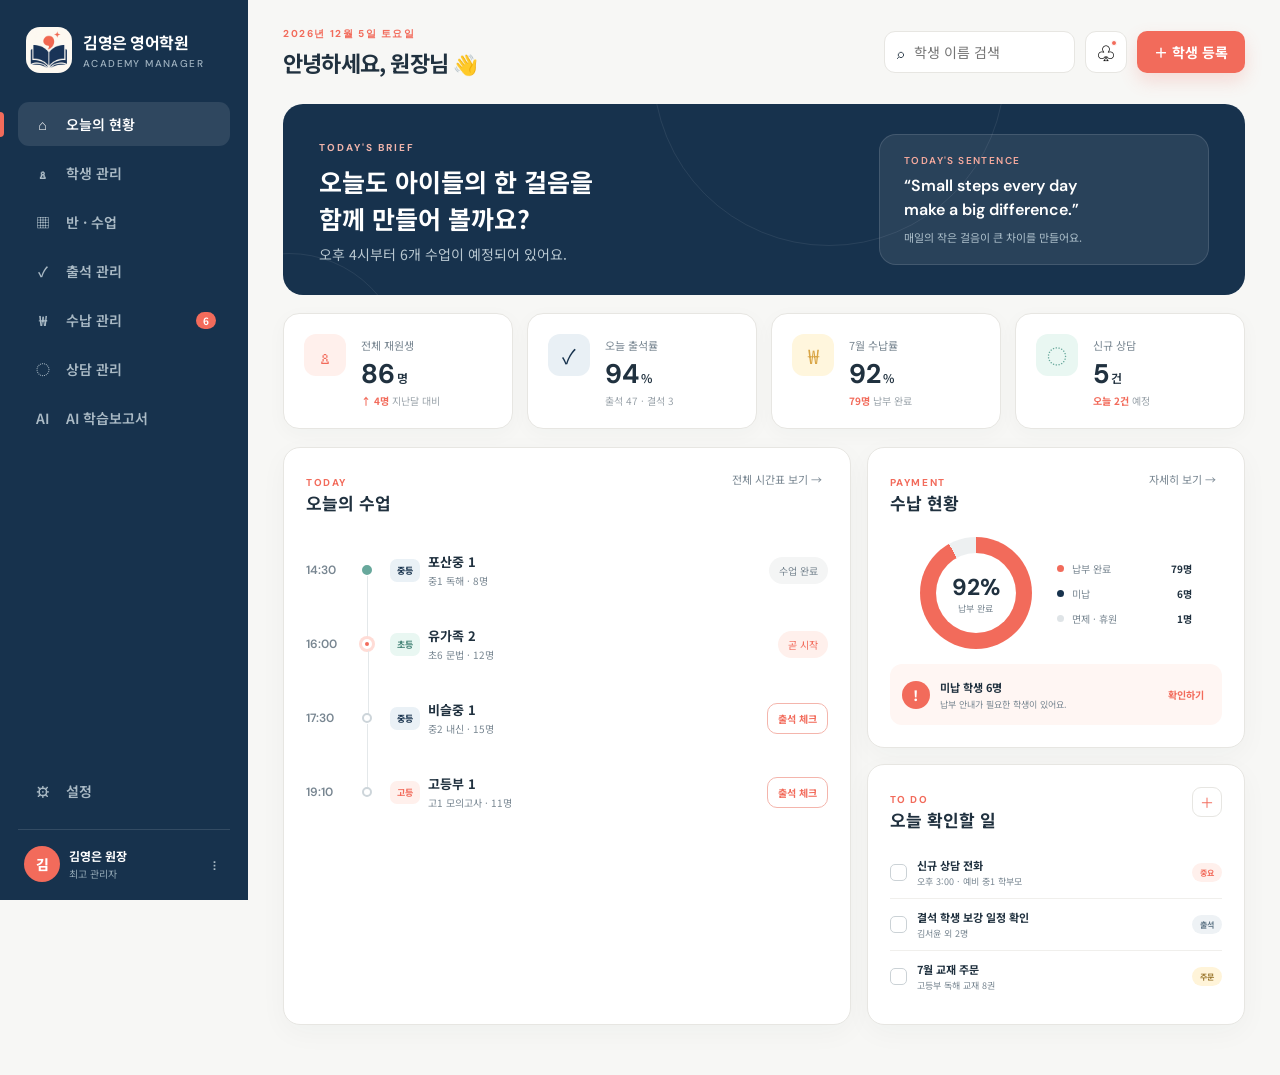
<file: index.html>
<!DOCTYPE html>
<html lang="ko">
<head>
  <meta charset="UTF-8">
  <meta name="viewport" content="width=device-width, initial-scale=1.0">
  <meta name="theme-color" content="#17324d">
  <title>김영은 영어학원 | 학원 관리</title>
  <link rel="stylesheet" href="styles.css">
</head>
<body>
  <div class="app-shell">
    <aside class="sidebar" id="sidebar">
      <div class="brand">
        <img src="assets/academy-logo.png" alt="김영은 영어학원 로고">
        <div><strong>김영은 영어학원</strong><span>Academy Manager</span></div>
      </div>

      <nav class="main-nav" aria-label="주 메뉴">
        <button class="nav-item active" data-view="dashboard"><span>⌂</span>오늘의 현황</button>
        <button class="nav-item" data-view="students"><span>♙</span>학생 관리</button>
        <button class="nav-item" data-view="classes"><span>▦</span>반 · 수업</button>
        <button class="nav-item" data-view="attendance"><span>✓</span>출석 관리</button>
        <button class="nav-item" data-view="payments"><span>₩</span>수납 관리 <b class="nav-badge">6</b></button>
        <button class="nav-item" data-view="consulting"><span>◌</span>상담 관리</button>
        <button class="nav-item" data-view="reports"><span>AI</span>AI 학습보고서</button>
      </nav>

      <div class="sidebar-footer">
        <button class="nav-item" data-view="settings"><span>⚙</span>설정</button>
        <div class="profile-mini"><div class="avatar">김</div><div><strong>김영은 원장</strong><span>최고 관리자</span></div><button aria-label="프로필 메뉴">⋮</button></div>
      </div>
    </aside>

    <main class="main-content">
      <header class="topbar">
        <button class="mobile-menu" id="mobileMenu" aria-label="메뉴 열기">☰</button>
        <div>
          <p class="eyebrow" id="todayText"></p>
          <h1 id="pageTitle">안녕하세요, 원장님 <span>👋</span></h1>
        </div>
        <div class="top-actions">
          <label class="global-search"><span>⌕</span><input id="globalSearch" type="search" placeholder="학생 이름 검색"></label>
          <button class="icon-button" aria-label="알림"><span>♧</span><i></i></button>
          <button class="primary-button" data-open-modal><span>＋</span> 학생 등록</button>
        </div>
      </header>

      <section class="view active" id="dashboardView">
        <div class="welcome-strip">
          <div><span class="strip-label">TODAY'S BRIEF</span><h2>오늘도 아이들의 한 걸음을<br>함께 만들어 볼까요?</h2><p>오후 4시부터 6개 수업이 예정되어 있어요.</p></div>
          <div class="quote-card"><span>Today's sentence</span><strong>“Small steps every day<br>make a big difference.”</strong><em>매일의 작은 걸음이 큰 차이를 만들어요.</em></div>
        </div>

        <div class="stats-grid">
          <article class="stat-card coral"><div class="stat-icon">♙</div><div><span>전체 재원생</span><strong id="studentCount">86<small>명</small></strong><p><b>↑ 4명</b> 지난달 대비</p></div></article>
          <article class="stat-card navy"><div class="stat-icon">✓</div><div><span>오늘 출석률</span><strong>94<small>%</small></strong><p>출석 47 · 결석 3</p></div></article>
          <article class="stat-card gold"><div class="stat-icon">₩</div><div><span>7월 수납률</span><strong>92<small>%</small></strong><p><b>79명</b> 납부 완료</p></div></article>
          <article class="stat-card mint"><div class="stat-icon">◌</div><div><span>신규 상담</span><strong>5<small>건</small></strong><p><b>오늘 2건</b> 예정</p></div></article>
        </div>

        <div class="dashboard-grid">
          <article class="panel schedule-panel">
            <div class="panel-head"><div><span class="section-kicker">TODAY</span><h3>오늘의 수업</h3></div><button class="text-button" data-go="classes">전체 시간표 보기 →</button></div>
            <div class="timeline">
              <div class="time-row done"><time>14:30</time><div class="line-dot"></div><div class="class-info"><span class="class-pill middle">중등</span><strong>포산중 1</strong><small>중1 독해 · 8명</small></div><span class="status-chip">수업 완료</span></div>
              <div class="time-row current"><time>16:00</time><div class="line-dot"></div><div class="class-info"><span class="class-pill elementary">초등</span><strong>유가족 2</strong><small>초6 문법 · 12명</small></div><span class="status-chip">곧 시작</span></div>
              <div class="time-row"><time>17:30</time><div class="line-dot"></div><div class="class-info"><span class="class-pill middle">중등</span><strong>비슬중 1</strong><small>중2 내신 · 15명</small></div><button class="attendance-button" data-go="attendance">출석 체크</button></div>
              <div class="time-row"><time>19:10</time><div class="line-dot"></div><div class="class-info"><span class="class-pill high">고등</span><strong>고등부 1</strong><small>고1 모의고사 · 11명</small></div><button class="attendance-button" data-go="attendance">출석 체크</button></div>
            </div>
          </article>

          <article class="panel payment-panel">
            <div class="panel-head"><div><span class="section-kicker">PAYMENT</span><h3>수납 현황</h3></div><button class="text-button" data-go="payments">자세히 보기 →</button></div>
            <div class="donut-wrap"><div class="donut"><div><strong>92%</strong><span>납부 완료</span></div></div><div class="payment-legend"><p><i class="paid"></i><span>납부 완료</span><strong>79명</strong></p><p><i class="unpaid"></i><span>미납</span><strong>6명</strong></p><p><i class="exempt"></i><span>면제 · 휴원</span><strong>1명</strong></p></div></div>
            <div class="payment-alert"><span>!</span><div><strong>미납 학생 6명</strong><p>납부 안내가 필요한 학생이 있어요.</p></div><button data-go="payments">확인하기</button></div>
          </article>

          <article class="panel notice-panel">
            <div class="panel-head"><div><span class="section-kicker">TO DO</span><h3>오늘 확인할 일</h3></div><button class="round-add" id="addTodo" aria-label="할 일 추가">＋</button></div>
            <ul id="todoList">
              <li><button class="todo-check" aria-label="완료 표시"></button><div><strong>신규 상담 전화</strong><span>오후 3:00 · 예비 중1 학부모</span></div><b class="priority high">중요</b></li>
              <li><button class="todo-check" aria-label="완료 표시"></button><div><strong>결석 학생 보강 일정 확인</strong><span>김서윤 외 2명</span></div><b class="priority">출석</b></li>
              <li><button class="todo-check" aria-label="완료 표시"></button><div><strong>7월 교재 주문</strong><span>고등부 독해 교재 8권</span></div><b class="priority order">주문</b></li>
            </ul>
          </article>
        </div>
      </section>

      <section class="view" id="studentsView">
        <div class="page-heading"><div><span class="section-kicker">STUDENTS</span><h2>학생 관리</h2><p>학생의 기본 정보와 수강·출결·수납 내역을 한곳에서 관리하세요.</p></div><button class="primary-button" data-open-modal>＋ 학생 등록</button></div>
        <div class="filter-bar"><label class="table-search"><span>⌕</span><input id="studentSearch" placeholder="이름, 학교, 반 검색"></label><select id="gradeFilter"><option value="">전체 학년</option><option>초등</option><option>중등</option><option>고등</option></select><select id="statusFilter"><option value="">전체 상태</option><option>재원</option><option>휴원</option></select><button class="outline-button" id="exportBtn">↓ 엑셀용 CSV 저장</button></div>
        <div class="table-card"><table><thead><tr><th>학생</th><th>학교 · 학년</th><th>수강 반</th><th>학부모 연락처</th><th>이번 달 수납</th><th>상태</th><th></th></tr></thead><tbody id="studentTable"></tbody></table><div class="table-foot"><span id="tableSummary"></span><div><button disabled>‹</button><button class="active">1</button><button>2</button><button>3</button><button>›</button></div></div></div>
      </section>

      <section class="view" id="classesView">
        <div class="page-heading"><div><span class="section-kicker">CLASSES</span><h2>반 · 수업 관리</h2><p>반별 시간표와 정원, 학생 구성을 확인하세요.</p></div><button class="primary-button" id="newClassBtn">＋ 새 반 만들기</button></div>
        <div class="class-grid" id="classGrid"></div>
      </section>

      <section class="view" id="attendanceView">
        <div class="page-heading"><div><span class="section-kicker">ATTENDANCE</span><h2>출석 관리</h2><p>오늘 수업의 출석 상태를 빠르게 체크하세요.</p></div><div class="date-chip">📅 2026년 7월 5일</div></div>
        <div class="attendance-layout"><aside class="class-selector"><h3>오늘 수업</h3><button class="selected"><time>16:00</time><span><b>유가족 2</b><small>12명 · 초6 문법</small></span></button><button><time>17:30</time><span><b>비슬중 1</b><small>15명 · 중2 내신</small></span></button><button><time>19:10</time><span><b>고등부 1</b><small>11명 · 모의고사</small></span></button></aside><article class="panel roll-call"><div class="panel-head"><div><span class="section-kicker">16:00 CLASS</span><h3>유가족 2 출석부</h3></div><button class="outline-button" id="allPresent">모두 출석</button></div><div class="roll-list" id="rollList"></div></article></div>
      </section>

      <section class="view" id="paymentsView">
        <div class="page-heading"><div><span class="section-kicker">PAYMENTS</span><h2>7월 수납 관리</h2><p>가족 합산 결제와 할인 내역까지 놓치지 않고 관리하세요.</p></div><button class="primary-button" id="addPayment">＋ 납부 등록</button></div>
        <div class="mini-stats"><div><span>청구 금액</span><strong id="billedAmount">22,080,000원</strong></div><div><span>수납 완료</span><strong id="paidAmount">20,313,600원</strong></div><div class="warning"><span>미수금</span><strong id="unpaidAmount">1,766,400원</strong></div></div>
        <div class="table-card"><table><thead><tr><th>학생</th><th>수강 반</th><th>청구 금액</th><th>결제자 · 메모</th><th>납부일</th><th>상태</th><th></th></tr></thead><tbody id="paymentTable"></tbody></table></div>
      </section>

      <section class="view" id="consultingView">
        <div class="page-heading"><div><span class="section-kicker">CONSULTING</span><h2>상담 관리</h2><p>신규 문의부터 등록까지의 진행 상황을 관리하세요.</p></div><button class="primary-button" id="newConsult">＋ 신규 상담</button></div>
        <div class="pipeline"><div><h3>신규 문의 <span>3</span></h3><article><b>예비 중1 · 포산중</b><p>문법 기초반 문의</p><small>오늘 15:00 전화 예정</small></article><article><b>초등 5학년</b><p>친구 소개 · 레벨테스트 희망</p><small>어제 접수</small></article></div><div><h3>상담 진행 <span>2</span></h3><article><b>중등 2학년 · 비슬중</b><p>내신 대비반 안내 완료</p><small>7월 7일 레벨테스트</small></article></div><div><h3>등록 예정 <span>2</span></h3><article><b>고등 1학년</b><p>고등부 1 배정</p><small>7월 8일 첫 수업</small></article></div></div>
      </section>

      <section class="view" id="reportsView">
        <div class="page-heading">
          <div>
            <span class="section-kicker">AI REPORT</span>
            <h2>AI 학습보고서 생성</h2>
            <p>학생 학습정보를 바탕으로 학부모님께 보낼 보고서와 안내문을 만듭니다.</p>
          </div>
        </div>
        <div class="report-layout">
          <article class="panel report-form-panel">
            <div class="panel-head"><div><span class="section-kicker">REPORT FORM</span><h3>보고서 정보</h3></div></div>
            <div class="form-grid">
              <label>학생 선택<select id="reportStudent"></select></label>
              <label>보고서 양식<select id="reportTemplate">
                <option value="growth">성장 스토리</option>
                <option value="weekly">주간 체크</option>
                <option value="classic">클래식 리포트</option>
              </select></label>
              <label>단어 변화<input id="reportVocab" value="단어 테스트 평균 86점, 재시험 1회"></label>
              <label>리딩 변화<input id="reportReading" value="독해 지문 핵심문장 찾기가 좋아졌습니다"></label>
              <label>리스닝 변화<input id="reportListening" value="듣기 세부정보 파악이 안정적입니다"></label>
              <label>스피킹 변화<input id="reportSpeaking" value="본문 요약 말하기 참여도가 높아졌습니다"></label>
              <label class="full">선생님 코멘트<textarea id="reportComment">이번 달은 과제 수행과 수업 집중도가 좋아졌습니다. 다음 달은 오답 정리 습관을 더 단단히 잡겠습니다.</textarea></label>
            </div>
            <div class="modal-actions">
              <button class="outline-button" id="copyReportBtn" type="button">보고서 복사</button>
              <button class="outline-button" id="printReportBtn" type="button">PDF 저장</button>
              <button class="primary-button" id="generateReportBtn" type="button">AI 보고서 생성</button>
            </div>
          </article>
          <article class="panel report-preview-panel">
            <div class="panel-head"><div><span class="section-kicker">PREVIEW</span><h3>학부모 발송문</h3></div></div>
            <div class="report-output" id="reportOutput">왼쪽 정보를 확인한 뒤 AI 보고서 생성을 눌러주세요.</div>
          </article>
        </div>
      </section>

      <section class="view" id="settingsView">
        <div class="page-heading"><div><span class="section-kicker">SETTINGS</span><h2>학원 설정</h2><p>학원 기본 정보와 알림 방식을 설정하세요.</p></div></div>
        <div class="settings-card"><h3>기본 정보</h3><label>학원명<input value="김영은 영어학원"></label><label>원장명<input value="김영은"></label><label>대표 연락처<input placeholder="전화번호를 입력하세요"></label><button class="primary-button" id="saveSettings">변경사항 저장</button></div>
      </section>
    </main>
  </div>

  <div class="modal-backdrop" id="studentModal" aria-hidden="true">
    <form class="modal" id="studentForm">
      <div class="modal-head"><div><span class="section-kicker" id="studentModalKicker">NEW STUDENT</span><h2 id="studentModalTitle">학생 등록</h2></div><button type="button" class="close-modal" aria-label="닫기">×</button></div>
      <div class="form-grid"><label>학생명<input name="name" required placeholder="학생 이름"></label><label>학교<input name="school" required placeholder="학교명"></label><label>학년<select name="grade"><option>초등</option><option>중등</option><option>고등</option></select></label><label>수강 반<select name="className"><option>유가족 2</option><option>포산중 1</option><option>비슬중 1</option><option>고등부 1</option></select></label><label>학생 연락처<input name="phone" placeholder="010-0000-0000"></label><label>학부모 연락처<input name="parentPhone" required placeholder="010-0000-0000"></label><label class="full">특이사항<textarea name="memo" placeholder="형제 할인, 상담 내용 등을 입력하세요"></textarea></label></div>
      <div class="modal-actions"><button type="button" class="outline-button close-modal">취소</button><button class="primary-button" id="studentSubmitBtn" type="submit">학생 등록하기</button></div>
    </form>
  </div>
  <div class="modal-backdrop" id="classModal" aria-hidden="true">
    <form class="modal compact-modal" id="classForm">
      <div class="modal-head"><div><span class="section-kicker" id="classModalKicker">NEW CLASS</span><h2 id="classModalTitle">새 반 만들기</h2></div><button type="button" class="close-class-modal" aria-label="닫기">×</button></div>
      <div class="form-grid">
        <label>반 이름<input name="name" required placeholder="예: 포산중 2"></label><label>대상 학년<input name="level" required placeholder="예: 중등 2학년"></label>
        <label>수업 과목<input name="subject" required placeholder="예: 내신 · 문법"></label><label>수업 일정<input name="schedule" required placeholder="예: 화·목 18:00"></label>
        <label>현재 인원<input name="count" type="number" min="0" value="0" required></label><label>정원<input name="max" type="number" min="1" value="12" required></label>
      </div>
      <div class="modal-actions"><button type="button" class="outline-button close-class-modal">취소</button><button class="primary-button" id="classSubmitBtn" type="submit">반 만들기</button></div>
    </form>
  </div>
  <div class="modal-backdrop" id="paymentModal" aria-hidden="true">
    <form class="modal compact-modal" id="paymentForm">
      <div class="modal-head"><div><span class="section-kicker" id="paymentModalKicker">NEW PAYMENT</span><h2 id="paymentModalTitle">납부 등록</h2></div><button type="button" class="close-payment-modal" aria-label="닫기">×</button></div>
      <div class="form-grid">
        <label>학생<select name="studentName" required></select></label><label>납부 상태<select name="status"><option value="납부">납부 완료</option><option value="미납">미납</option><option value="일부납">일부 납부</option><option value="면제">면제</option></select></label>
        <label>청구 금액<input name="amount" type="number" min="0" step="1000" required placeholder="270000"></label><label>납부일<input name="date" type="date"></label>
        <label>결제자<input name="payer" placeholder="예: 어머니, 아버지"></label><label>결제 수단<select name="method"><option>카드</option><option>계좌이체</option><option>현금</option><option>기타</option></select></label>
        <label class="full">메모<textarea name="memo" placeholder="형제 합산, 할인 사유 등을 입력하세요"></textarea></label>
      </div>
      <div class="modal-actions"><button type="button" class="outline-button close-payment-modal">취소</button><button class="primary-button" id="paymentSubmitBtn" type="submit">납부 등록하기</button></div>
    </form>
  </div>
  <div class="toast" id="toast" role="status"></div>
  <script src="app.js"></script>
</body>
</html>
</file>
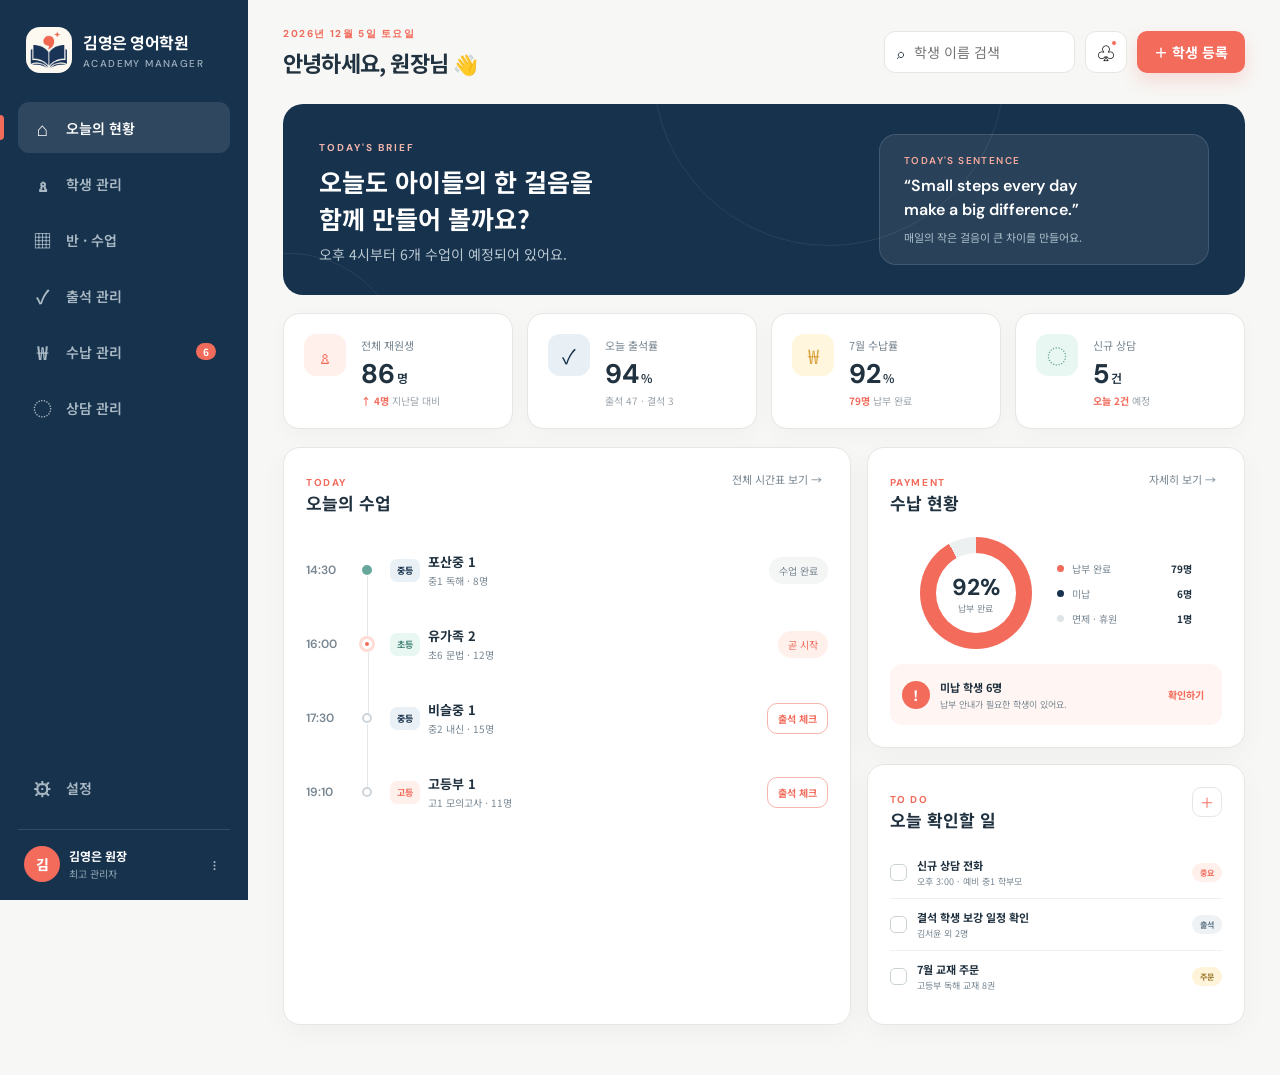
<file: netlify-deploy/index.html>
<!DOCTYPE html>
<html lang="ko">
<head>
  <meta charset="UTF-8">
  <meta name="viewport" content="width=device-width, initial-scale=1.0">
  <meta name="theme-color" content="#17324d">
  <title>김영은 영어학원 | 학원 관리</title>
  <link rel="stylesheet" href="styles.css">
</head>
<body>
  <div class="app-shell">
    <aside class="sidebar" id="sidebar">
      <div class="brand">
        <img src="assets/academy-logo.png" alt="김영은 영어학원 로고">
        <div><strong>김영은 영어학원</strong><span>Academy Manager</span></div>
      </div>

      <nav class="main-nav" aria-label="주 메뉴">
        <button class="nav-item active" data-view="dashboard"><span>⌂</span>오늘의 현황</button>
        <button class="nav-item" data-view="students"><span>♙</span>학생 관리</button>
        <button class="nav-item" data-view="classes"><span>▦</span>반 · 수업</button>
        <button class="nav-item" data-view="attendance"><span>✓</span>출석 관리</button>
        <button class="nav-item" data-view="payments"><span>₩</span>수납 관리 <b class="nav-badge">6</b></button>
        <button class="nav-item" data-view="consulting"><span>◌</span>상담 관리</button>
      </nav>

      <div class="sidebar-footer">
        <button class="nav-item" data-view="settings"><span>⚙</span>설정</button>
        <div class="profile-mini"><div class="avatar">김</div><div><strong>김영은 원장</strong><span>최고 관리자</span></div><button aria-label="프로필 메뉴">⋮</button></div>
      </div>
    </aside>

    <main class="main-content">
      <header class="topbar">
        <button class="mobile-menu" id="mobileMenu" aria-label="메뉴 열기">☰</button>
        <div>
          <p class="eyebrow" id="todayText"></p>
          <h1 id="pageTitle">안녕하세요, 원장님 <span>👋</span></h1>
        </div>
        <div class="top-actions">
          <label class="global-search"><span>⌕</span><input id="globalSearch" type="search" placeholder="학생 이름 검색"></label>
          <button class="icon-button" aria-label="알림"><span>♧</span><i></i></button>
          <button class="primary-button" data-open-modal><span>＋</span> 학생 등록</button>
        </div>
      </header>

      <section class="view active" id="dashboardView">
        <div class="welcome-strip">
          <div><span class="strip-label">TODAY'S BRIEF</span><h2>오늘도 아이들의 한 걸음을<br>함께 만들어 볼까요?</h2><p>오후 4시부터 6개 수업이 예정되어 있어요.</p></div>
          <div class="quote-card"><span>Today's sentence</span><strong>“Small steps every day<br>make a big difference.”</strong><em>매일의 작은 걸음이 큰 차이를 만들어요.</em></div>
        </div>

        <div class="stats-grid">
          <article class="stat-card coral"><div class="stat-icon">♙</div><div><span>전체 재원생</span><strong id="studentCount">86<small>명</small></strong><p><b>↑ 4명</b> 지난달 대비</p></div></article>
          <article class="stat-card navy"><div class="stat-icon">✓</div><div><span>오늘 출석률</span><strong>94<small>%</small></strong><p>출석 47 · 결석 3</p></div></article>
          <article class="stat-card gold"><div class="stat-icon">₩</div><div><span>7월 수납률</span><strong>92<small>%</small></strong><p><b>79명</b> 납부 완료</p></div></article>
          <article class="stat-card mint"><div class="stat-icon">◌</div><div><span>신규 상담</span><strong>5<small>건</small></strong><p><b>오늘 2건</b> 예정</p></div></article>
        </div>

        <div class="dashboard-grid">
          <article class="panel schedule-panel">
            <div class="panel-head"><div><span class="section-kicker">TODAY</span><h3>오늘의 수업</h3></div><button class="text-button" data-go="classes">전체 시간표 보기 →</button></div>
            <div class="timeline">
              <div class="time-row done"><time>14:30</time><div class="line-dot"></div><div class="class-info"><span class="class-pill middle">중등</span><strong>포산중 1</strong><small>중1 독해 · 8명</small></div><span class="status-chip">수업 완료</span></div>
              <div class="time-row current"><time>16:00</time><div class="line-dot"></div><div class="class-info"><span class="class-pill elementary">초등</span><strong>유가족 2</strong><small>초6 문법 · 12명</small></div><span class="status-chip">곧 시작</span></div>
              <div class="time-row"><time>17:30</time><div class="line-dot"></div><div class="class-info"><span class="class-pill middle">중등</span><strong>비슬중 1</strong><small>중2 내신 · 15명</small></div><button class="attendance-button" data-go="attendance">출석 체크</button></div>
              <div class="time-row"><time>19:10</time><div class="line-dot"></div><div class="class-info"><span class="class-pill high">고등</span><strong>고등부 1</strong><small>고1 모의고사 · 11명</small></div><button class="attendance-button" data-go="attendance">출석 체크</button></div>
            </div>
          </article>

          <article class="panel payment-panel">
            <div class="panel-head"><div><span class="section-kicker">PAYMENT</span><h3>수납 현황</h3></div><button class="text-button" data-go="payments">자세히 보기 →</button></div>
            <div class="donut-wrap"><div class="donut"><div><strong>92%</strong><span>납부 완료</span></div></div><div class="payment-legend"><p><i class="paid"></i><span>납부 완료</span><strong>79명</strong></p><p><i class="unpaid"></i><span>미납</span><strong>6명</strong></p><p><i class="exempt"></i><span>면제 · 휴원</span><strong>1명</strong></p></div></div>
            <div class="payment-alert"><span>!</span><div><strong>미납 학생 6명</strong><p>납부 안내가 필요한 학생이 있어요.</p></div><button data-go="payments">확인하기</button></div>
          </article>

          <article class="panel notice-panel">
            <div class="panel-head"><div><span class="section-kicker">TO DO</span><h3>오늘 확인할 일</h3></div><button class="round-add" id="addTodo" aria-label="할 일 추가">＋</button></div>
            <ul id="todoList">
              <li><button class="todo-check" aria-label="완료 표시"></button><div><strong>신규 상담 전화</strong><span>오후 3:00 · 예비 중1 학부모</span></div><b class="priority high">중요</b></li>
              <li><button class="todo-check" aria-label="완료 표시"></button><div><strong>결석 학생 보강 일정 확인</strong><span>김서윤 외 2명</span></div><b class="priority">출석</b></li>
              <li><button class="todo-check" aria-label="완료 표시"></button><div><strong>7월 교재 주문</strong><span>고등부 독해 교재 8권</span></div><b class="priority order">주문</b></li>
            </ul>
          </article>
        </div>
      </section>

      <section class="view" id="studentsView">
        <div class="page-heading"><div><span class="section-kicker">STUDENTS</span><h2>학생 관리</h2><p>학생의 기본 정보와 수강·출결·수납 내역을 한곳에서 관리하세요.</p></div><button class="primary-button" data-open-modal>＋ 학생 등록</button></div>
        <div class="filter-bar"><label class="table-search"><span>⌕</span><input id="studentSearch" placeholder="이름, 학교, 반 검색"></label><select id="gradeFilter"><option value="">전체 학년</option><option>초등</option><option>중등</option><option>고등</option></select><select id="statusFilter"><option value="">전체 상태</option><option>재원</option><option>휴원</option></select><button class="outline-button" id="exportBtn">↓ 엑셀용 CSV 저장</button></div>
        <div class="table-card"><table><thead><tr><th>학생</th><th>학교 · 학년</th><th>수강 반</th><th>학부모 연락처</th><th>이번 달 수납</th><th>상태</th><th></th></tr></thead><tbody id="studentTable"></tbody></table><div class="table-foot"><span id="tableSummary"></span><div><button disabled>‹</button><button class="active">1</button><button>2</button><button>3</button><button>›</button></div></div></div>
      </section>

      <section class="view" id="classesView">
        <div class="page-heading"><div><span class="section-kicker">CLASSES</span><h2>반 · 수업 관리</h2><p>반별 시간표와 정원, 학생 구성을 확인하세요.</p></div><button class="primary-button" id="newClassBtn">＋ 새 반 만들기</button></div>
        <div class="class-grid" id="classGrid"></div>
      </section>

      <section class="view" id="attendanceView">
        <div class="page-heading"><div><span class="section-kicker">ATTENDANCE</span><h2>출석 관리</h2><p>오늘 수업의 출석 상태를 빠르게 체크하세요.</p></div><div class="date-chip">📅 2026년 7월 5일</div></div>
        <div class="attendance-layout"><aside class="class-selector"><h3>오늘 수업</h3><button class="selected"><time>16:00</time><span><b>유가족 2</b><small>12명 · 초6 문법</small></span></button><button><time>17:30</time><span><b>비슬중 1</b><small>15명 · 중2 내신</small></span></button><button><time>19:10</time><span><b>고등부 1</b><small>11명 · 모의고사</small></span></button></aside><article class="panel roll-call"><div class="panel-head"><div><span class="section-kicker">16:00 CLASS</span><h3>유가족 2 출석부</h3></div><button class="outline-button" id="allPresent">모두 출석</button></div><div class="roll-list" id="rollList"></div></article></div>
      </section>

      <section class="view" id="paymentsView">
        <div class="page-heading"><div><span class="section-kicker">PAYMENTS</span><h2>7월 수납 관리</h2><p>가족 합산 결제와 할인 내역까지 놓치지 않고 관리하세요.</p></div><button class="primary-button" id="addPayment">＋ 납부 등록</button></div>
        <div class="mini-stats"><div><span>청구 금액</span><strong id="billedAmount">22,080,000원</strong></div><div><span>수납 완료</span><strong id="paidAmount">20,313,600원</strong></div><div class="warning"><span>미수금</span><strong id="unpaidAmount">1,766,400원</strong></div></div>
        <div class="table-card"><table><thead><tr><th>학생</th><th>수강 반</th><th>청구 금액</th><th>결제자 · 메모</th><th>납부일</th><th>상태</th><th></th></tr></thead><tbody id="paymentTable"></tbody></table></div>
      </section>

      <section class="view" id="consultingView">
        <div class="page-heading"><div><span class="section-kicker">CONSULTING</span><h2>상담 관리</h2><p>신규 문의부터 등록까지의 진행 상황을 관리하세요.</p></div><button class="primary-button" id="newConsult">＋ 신규 상담</button></div>
        <div class="pipeline"><div><h3>신규 문의 <span>3</span></h3><article><b>예비 중1 · 포산중</b><p>문법 기초반 문의</p><small>오늘 15:00 전화 예정</small></article><article><b>초등 5학년</b><p>친구 소개 · 레벨테스트 희망</p><small>어제 접수</small></article></div><div><h3>상담 진행 <span>2</span></h3><article><b>중등 2학년 · 비슬중</b><p>내신 대비반 안내 완료</p><small>7월 7일 레벨테스트</small></article></div><div><h3>등록 예정 <span>2</span></h3><article><b>고등 1학년</b><p>고등부 1 배정</p><small>7월 8일 첫 수업</small></article></div></div>
      </section>

      <section class="view" id="settingsView">
        <div class="page-heading"><div><span class="section-kicker">SETTINGS</span><h2>학원 설정</h2><p>학원 기본 정보와 알림 방식을 설정하세요.</p></div></div>
        <div class="settings-card"><h3>기본 정보</h3><label>학원명<input value="김영은 영어학원"></label><label>원장명<input value="김영은"></label><label>대표 연락처<input placeholder="전화번호를 입력하세요"></label><button class="primary-button" id="saveSettings">변경사항 저장</button></div>
      </section>
    </main>
  </div>

  <div class="modal-backdrop" id="studentModal" aria-hidden="true">
    <form class="modal" id="studentForm">
      <div class="modal-head"><div><span class="section-kicker" id="studentModalKicker">NEW STUDENT</span><h2 id="studentModalTitle">학생 등록</h2></div><button type="button" class="close-modal" aria-label="닫기">×</button></div>
      <div class="form-grid"><label>학생명<input name="name" required placeholder="학생 이름"></label><label>학교<input name="school" required placeholder="학교명"></label><label>학년<select name="grade"><option>초등</option><option>중등</option><option>고등</option></select></label><label>수강 반<select name="className"><option>유가족 2</option><option>포산중 1</option><option>비슬중 1</option><option>고등부 1</option></select></label><label>학생 연락처<input name="phone" placeholder="010-0000-0000"></label><label>학부모 연락처<input name="parentPhone" required placeholder="010-0000-0000"></label><label class="full">특이사항<textarea name="memo" placeholder="형제 할인, 상담 내용 등을 입력하세요"></textarea></label></div>
      <div class="modal-actions"><button type="button" class="outline-button close-modal">취소</button><button class="primary-button" id="studentSubmitBtn" type="submit">학생 등록하기</button></div>
    </form>
  </div>
  <div class="modal-backdrop" id="classModal" aria-hidden="true">
    <form class="modal compact-modal" id="classForm">
      <div class="modal-head"><div><span class="section-kicker" id="classModalKicker">NEW CLASS</span><h2 id="classModalTitle">새 반 만들기</h2></div><button type="button" class="close-class-modal" aria-label="닫기">×</button></div>
      <div class="form-grid">
        <label>반 이름<input name="name" required placeholder="예: 포산중 2"></label><label>대상 학년<input name="level" required placeholder="예: 중등 2학년"></label>
        <label>수업 과목<input name="subject" required placeholder="예: 내신 · 문법"></label><label>수업 일정<input name="schedule" required placeholder="예: 화·목 18:00"></label>
        <label>현재 인원<input name="count" type="number" min="0" value="0" required></label><label>정원<input name="max" type="number" min="1" value="12" required></label>
      </div>
      <div class="modal-actions"><button type="button" class="outline-button close-class-modal">취소</button><button class="primary-button" id="classSubmitBtn" type="submit">반 만들기</button></div>
    </form>
  </div>
  <div class="modal-backdrop" id="paymentModal" aria-hidden="true">
    <form class="modal compact-modal" id="paymentForm">
      <div class="modal-head"><div><span class="section-kicker" id="paymentModalKicker">NEW PAYMENT</span><h2 id="paymentModalTitle">납부 등록</h2></div><button type="button" class="close-payment-modal" aria-label="닫기">×</button></div>
      <div class="form-grid">
        <label>학생<select name="studentName" required></select></label><label>납부 상태<select name="status"><option value="납부">납부 완료</option><option value="미납">미납</option><option value="일부납">일부 납부</option><option value="면제">면제</option></select></label>
        <label>청구 금액<input name="amount" type="number" min="0" step="1000" required placeholder="270000"></label><label>납부일<input name="date" type="date"></label>
        <label>결제자<input name="payer" placeholder="예: 어머니, 아버지"></label><label>결제 수단<select name="method"><option>카드</option><option>계좌이체</option><option>현금</option><option>기타</option></select></label>
        <label class="full">메모<textarea name="memo" placeholder="형제 합산, 할인 사유 등을 입력하세요"></textarea></label>
      </div>
      <div class="modal-actions"><button type="button" class="outline-button close-payment-modal">취소</button><button class="primary-button" id="paymentSubmitBtn" type="submit">납부 등록하기</button></div>
    </form>
  </div>
  <div class="toast" id="toast" role="status"></div>
  <script src="app.js"></script>
</body>
</html>
</file>
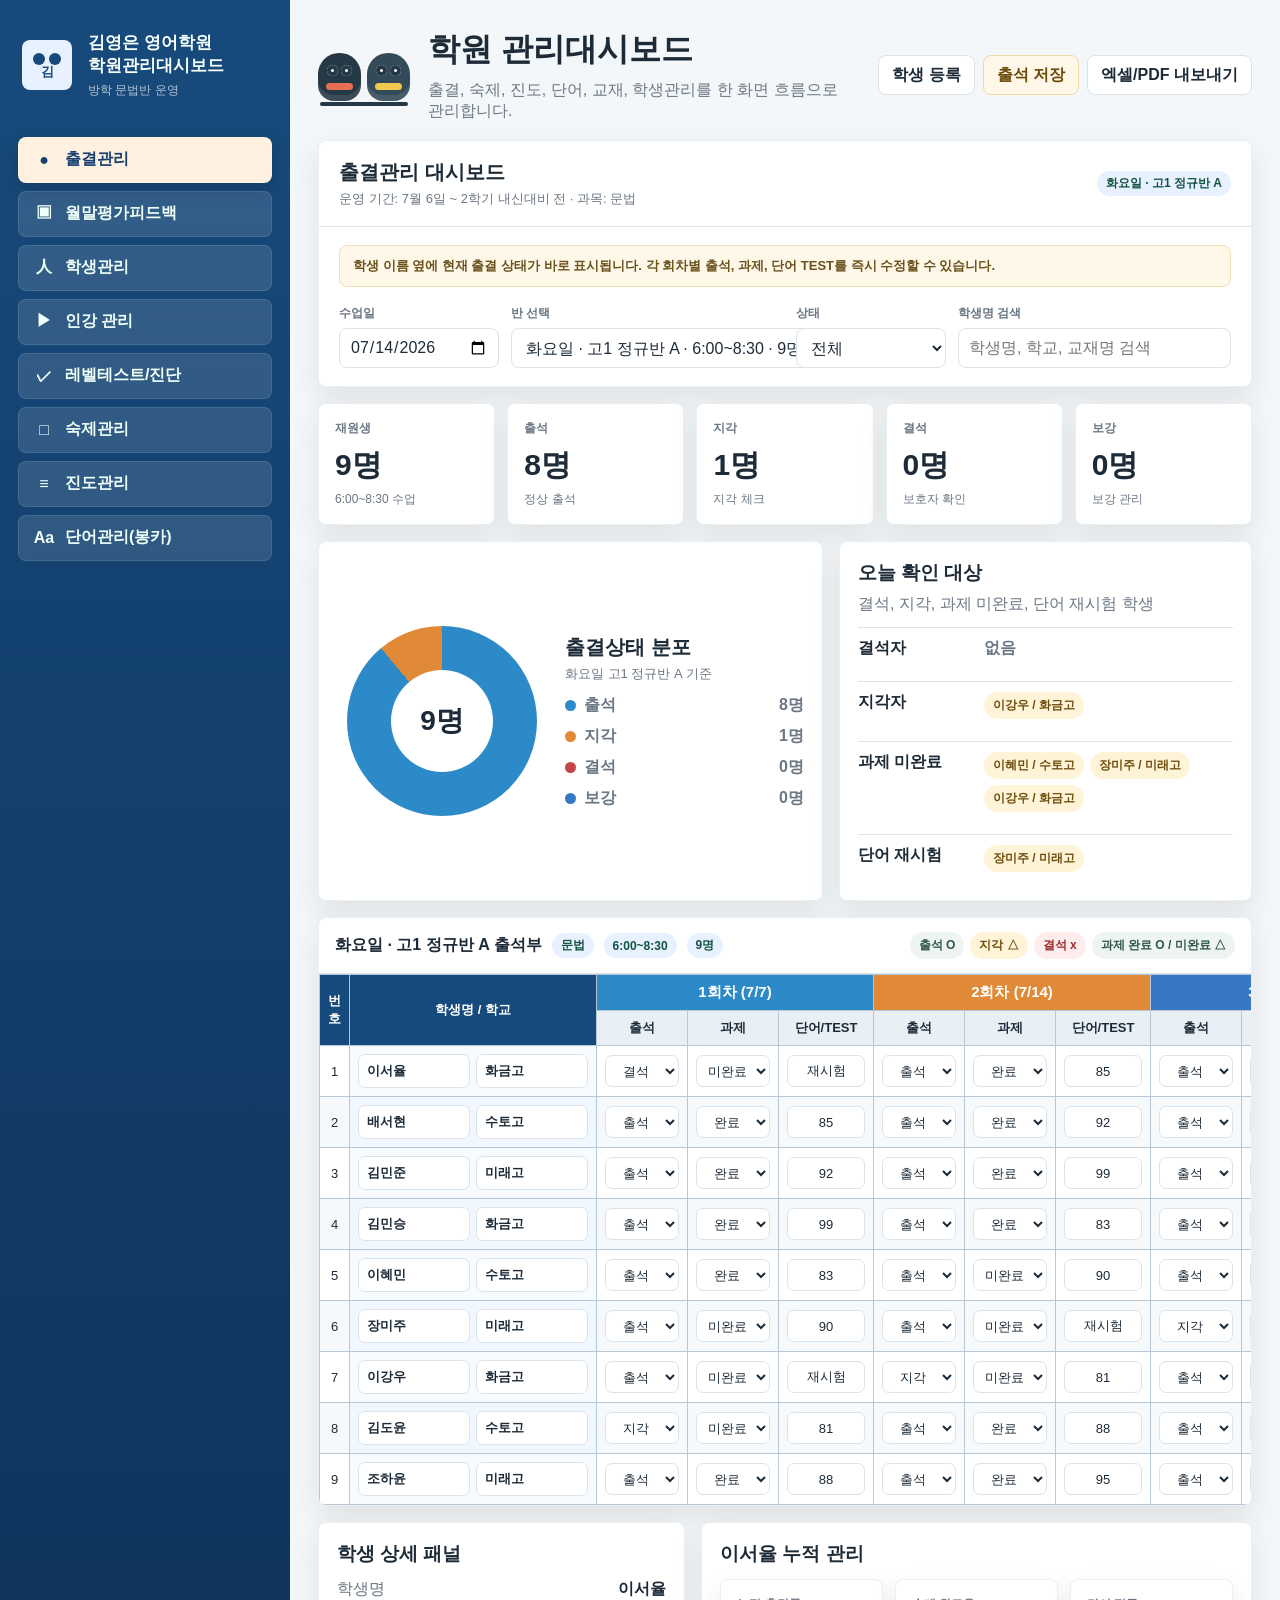
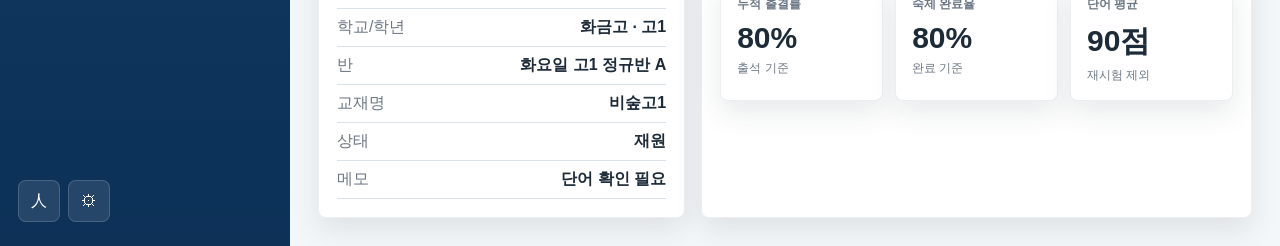
<file: academy-management-dashboard.html>
<!doctype html>
<html lang="ko">
<head>
  <meta charset="utf-8">
  <meta name="viewport" content="width=device-width, initial-scale=1">
  <title>김영은 영어학원 학원관리대시보드</title>
  <style>
    :root {
      --sidebar: #174a7c;
      --sidebar-deep: #0d3157;
      --sidebar-soft: rgba(255, 255, 255, .12);
      --primary: #2563a8;
      --primary-soft: #e8f1ff;
      --ink: #1d2b38;
      --muted: #6b7785;
      --line: #dbe3ea;
      --paper: #f4f7f9;
      --card: #ffffff;
      --danger: #c44545;
      --warn: #d9822b;
      --blue: #3678c2;
      --purple: #5a6fd8;
      --orange: #e08a37;
      --green: #2d8ac8;
      --deep-green: #1f5f99;
      --shadow: 0 12px 28px rgba(31, 45, 61, .10);
      --radius: 8px;
    }

    * {
      box-sizing: border-box;
    }

    body {
      margin: 0;
      background: var(--paper);
      color: var(--ink);
      font-family: "Malgun Gothic", "Apple SD Gothic Neo", Arial, sans-serif;
    }

    button,
    input,
    select,
    textarea {
      font: inherit;
    }

    button {
      cursor: pointer;
    }

    .app {
      min-height: 100vh;
      display: grid;
      grid-template-columns: 290px minmax(0, 1fr);
    }

    .sidebar {
      background: linear-gradient(180deg, var(--sidebar), var(--sidebar-deep));
      color: #f6fffb;
      padding: 24px 18px;
      display: flex;
      flex-direction: column;
      gap: 20px;
      min-height: 100vh;
    }

    .brand {
      display: grid;
      grid-template-columns: 54px 1fr;
      gap: 12px;
      align-items: center;
      padding: 8px 4px 18px;
    }

    .brand-mark {
      width: 50px;
      height: 50px;
      border-radius: 8px;
      background: #e8f1ff;
      color: var(--sidebar);
      display: grid;
      place-items: center;
      font-weight: 700;
      letter-spacing: 0;
      position: relative;
    }

    .brand-mark::before,
    .brand-mark::after {
      content: "";
      position: absolute;
      top: 13px;
      width: 12px;
      height: 12px;
      border-radius: 50%;
      background: var(--sidebar);
    }

    .brand-mark::before {
      left: 11px;
    }

    .brand-mark::after {
      right: 11px;
    }

    .brand-mark span {
      margin-top: 14px;
      font-size: 13px;
    }

    .brand h1 {
      margin: 0;
      font-size: 17px;
      font-weight: 700;
      line-height: 1.35;
    }

    .brand p {
      margin: 4px 0 0;
      color: rgba(255, 255, 255, .68);
      font-size: 12px;
    }

    .nav {
      display: grid;
      gap: 8px;
    }

    .nav button {
      width: 100%;
      border: 1px solid rgba(255, 255, 255, .10);
      background: var(--sidebar-soft);
      color: #effff9;
      border-radius: 8px;
      min-height: 46px;
      padding: 0 14px;
      text-align: left;
      display: flex;
      align-items: center;
      gap: 10px;
      font-weight: 700;
    }

    .nav button.active {
      background: #fff1df;
      color: #173f70;
      box-shadow: 0 8px 18px rgba(0, 0, 0, .14);
    }

    .nav .icon {
      width: 22px;
      text-align: center;
      color: inherit;
    }

    .sidebar-footer {
      margin-top: auto;
      display: flex;
      gap: 8px;
      align-items: center;
    }

    .round-btn {
      width: 42px;
      height: 42px;
      border-radius: 8px;
      border: 1px solid rgba(255, 255, 255, .16);
      background: rgba(255, 255, 255, .10);
      color: #fff;
      display: grid;
      place-items: center;
    }

    .main {
      min-width: 0;
      padding: 28px;
    }

    .hero {
      display: grid;
      grid-template-columns: minmax(0, 1fr) auto;
      gap: 20px;
      align-items: center;
      margin-bottom: 18px;
    }

    .hero-title {
      display: flex;
      align-items: center;
      gap: 18px;
    }

    .owl {
      width: 92px;
      height: 62px;
      position: relative;
      flex: 0 0 auto;
    }

    .owl .bird {
      position: absolute;
      bottom: 5px;
      width: 43px;
      height: 48px;
      border-radius: 21px 21px 16px 16px;
      background: #253846;
      box-shadow: inset 0 -6px 0 rgba(255, 255, 255, .10);
    }

    .owl .bird:first-child {
      left: 0;
    }

    .owl .bird:last-child {
      right: 0;
      background: #334a59;
    }

    .owl .bird::before,
    .owl .bird::after {
      content: "";
      position: absolute;
      top: 12px;
      width: 11px;
      height: 11px;
      border-radius: 50%;
      background: #ffffff;
      box-shadow: inset 0 0 0 4px #253846;
    }

    .owl .bird::before {
      left: 9px;
    }

    .owl .bird::after {
      right: 9px;
    }

    .owl .scarf {
      position: absolute;
      left: 8px;
      right: 8px;
      top: 30px;
      height: 7px;
      background: #e76f51;
      border-radius: 4px;
    }

    .owl .bird:last-child .scarf {
      background: #f2c94c;
    }

    .owl::after {
      content: "";
      position: absolute;
      left: 2px;
      right: 2px;
      bottom: 0;
      height: 4px;
      background: #253846;
      border-radius: 8px;
    }

    h2 {
      margin: 0;
      font-size: 32px;
      letter-spacing: 0;
    }

    .subtitle {
      margin: 8px 0 0;
      color: var(--muted);
      font-weight: 500;
    }

    .hero-actions {
      display: flex;
      gap: 8px;
      flex-wrap: wrap;
      justify-content: flex-end;
    }

    .btn {
      border: 1px solid var(--line);
      background: var(--card);
      color: var(--ink);
      border-radius: 8px;
      min-height: 40px;
      padding: 0 13px;
      display: inline-flex;
      align-items: center;
      justify-content: center;
      gap: 7px;
      font-weight: 700;
    }

    .btn.primary {
      background: var(--primary);
      border-color: var(--primary);
      color: #fff;
    }

    .btn.warning {
      background: #fff8e8;
      border-color: #f0d9a4;
      color: #6b4a09;
    }

    .btn.danger {
      background: #fff0f0;
      border-color: #ecc7c7;
      color: var(--danger);
    }

    .panel {
      display: grid;
      gap: 16px;
    }

    .card {
      background: var(--card);
      border: 1px solid rgba(20, 55, 76, .08);
      border-radius: var(--radius);
      box-shadow: var(--shadow);
    }

    .section-head {
      display: flex;
      align-items: center;
      justify-content: space-between;
      gap: 12px;
      padding: 18px 20px;
      border-bottom: 1px solid var(--line);
    }

    .section-head h3 {
      margin: 0;
      font-size: 20px;
    }

    .section-head p {
      margin: 4px 0 0;
      color: var(--muted);
      font-size: 13px;
    }

    .notice {
      margin: 18px 20px 0;
      padding: 11px 13px;
      background: #fff8e9;
      border: 1px solid #f1dfb8;
      border-radius: 8px;
      color: #6a521d;
      font-weight: 700;
      font-size: 13px;
    }

    .filters {
      display: grid;
      grid-template-columns: 160px minmax(260px, 1fr) 150px minmax(220px, 1fr);
      gap: 12px;
      padding: 18px 20px;
      align-items: end;
    }

    .field {
      display: grid;
      gap: 6px;
    }

    .field label {
      color: var(--muted);
      font-size: 12px;
      font-weight: 700;
    }

    .field input,
    .field select,
    .field textarea {
      min-height: 40px;
      border: 1px solid var(--line);
      border-radius: 8px;
      background: #fff;
      color: var(--ink);
      padding: 0 10px;
    }

    .field textarea {
      min-height: 82px;
      padding: 10px;
      resize: vertical;
    }

    .stats {
      display: grid;
      grid-template-columns: repeat(5, minmax(0, 1fr));
      gap: 12px;
    }

    .stat {
      padding: 16px;
    }

    .stat .label {
      color: var(--muted);
      font-size: 12px;
      font-weight: 700;
    }

    .stat .value {
      margin-top: 8px;
      font-size: 30px;
      font-weight: 800;
    }

    .stat .hint {
      color: var(--muted);
      font-size: 12px;
      margin-top: 5px;
    }

    .dashboard-grid {
      display: grid;
      grid-template-columns: minmax(0, 1.1fr) minmax(300px, .9fr);
      gap: 16px;
    }

    .chart-wrap {
      padding: 18px;
      display: grid;
      grid-template-columns: 210px 1fr;
      gap: 18px;
      align-items: center;
    }

    .donut {
      width: 190px;
      height: 190px;
      border-radius: 50%;
      background: conic-gradient(var(--green) 0deg 0deg, var(--orange) 0deg 0deg, var(--danger) 0deg 0deg, var(--blue) 0deg 0deg, #eef2f5 0deg 360deg);
      position: relative;
      margin: auto;
    }

    .donut::before {
      content: "";
      position: absolute;
      inset: 44px;
      border-radius: 50%;
      background: var(--card);
    }

    .donut-center {
      position: absolute;
      inset: 0;
      display: grid;
      place-items: center;
      text-align: center;
      font-weight: 800;
      font-size: 28px;
      z-index: 1;
    }

    .legend {
      display: grid;
      gap: 10px;
    }

    .legend-item {
      display: flex;
      align-items: center;
      justify-content: space-between;
      gap: 10px;
      color: var(--muted);
      font-weight: 700;
    }

    .legend-name {
      display: inline-flex;
      align-items: center;
      gap: 8px;
    }

    .dot {
      width: 11px;
      height: 11px;
      border-radius: 50%;
      background: var(--green);
    }

    .alerts {
      padding: 18px;
      display: grid;
      gap: 12px;
    }

    .alert-row {
      display: grid;
      grid-template-columns: 118px 1fr;
      gap: 8px;
      align-items: start;
      padding: 10px 0;
      border-top: 1px solid var(--line);
    }

    .alert-row:first-child {
      border-top: 0;
      padding-top: 0;
    }

    .alert-title {
      font-weight: 800;
    }

    .chips {
      display: flex;
      flex-wrap: wrap;
      gap: 6px;
    }

    .chip {
      border-radius: 999px;
      padding: 5px 9px;
      font-size: 12px;
      font-weight: 700;
      background: #edf4f1;
      color: #315748;
    }

    .chip.warn {
      background: #fff3d8;
      color: #6e4d0d;
    }

    .chip.danger {
      background: #ffecec;
      color: #9b2e2e;
    }

    .table-card {
      overflow: hidden;
    }

    .table-toolbar {
      display: flex;
      align-items: center;
      justify-content: space-between;
      gap: 12px;
      padding: 14px 16px;
      border-bottom: 1px solid var(--line);
      flex-wrap: wrap;
    }

    .class-summary {
      display: flex;
      gap: 10px;
      align-items: center;
      flex-wrap: wrap;
      font-weight: 800;
    }

    .badge {
      display: inline-flex;
      align-items: center;
      min-height: 25px;
      border-radius: 999px;
      padding: 0 9px;
      background: var(--primary-soft);
      color: #155442;
      font-size: 12px;
      font-weight: 800;
    }

    .table-scroll {
      overflow: auto;
      max-width: 100%;
    }

    table {
      width: 100%;
      border-collapse: collapse;
      min-width: 1220px;
      background: #fff;
    }

    th,
    td {
      border: 1px solid #b8c7d5;
      padding: 8px;
      text-align: center;
      vertical-align: middle;
      font-size: 13px;
    }

    th {
      font-weight: 800;
      background: #e9f0f5;
    }

    .fixed-head {
      background: #174a7c;
      color: #fff;
    }

    .student-cell {
      min-width: 205px;
      text-align: left;
      background: #f8fbfd;
      font-weight: 700;
      cursor: pointer;
    }

    .student-cell:hover {
      background: #eef6ff;
    }

    .session-head {
      color: #fff;
      font-size: 15px;
    }

    .s1 {
      background: var(--green);
    }

    .s2 {
      background: var(--orange);
    }

    .s3 {
      background: var(--blue);
    }

    .s4 {
      background: var(--purple);
    }

    .s5 {
      background: var(--deep-green);
    }

    .cell-select,
    .cell-input {
      width: 74px;
      min-height: 32px;
      border: 1px solid var(--line);
      border-radius: 7px;
      padding: 0 6px;
      background: #fff;
      color: var(--ink);
      text-align: center;
    }

    .cell-input {
      width: 78px;
    }

    tbody tr:nth-child(even) td {
      background: #f6f9fb;
    }

    tbody tr:nth-child(even) .student-cell {
      background: #f1f7ff;
    }

    .edit-input,
    .edit-select {
      width: 100%;
      min-width: 96px;
      min-height: 34px;
      border: 1px solid var(--line);
      border-radius: 7px;
      background: #fff;
      color: var(--ink);
      padding: 0 8px;
    }

    .edit-input.name {
      min-width: 96px;
      font-weight: 800;
    }

    .edit-input.memo {
      min-width: 150px;
    }

    .student-identity {
      display: grid;
      grid-template-columns: minmax(96px, 1fr) minmax(96px, 1fr);
      gap: 6px;
      align-items: center;
      min-width: 230px;
    }

    .student-identity .identity-extra {
      grid-column: 1 / -1;
      color: var(--muted);
      font-size: 12px;
      font-weight: 700;
    }

    .homework-table table {
      min-width: 1050px;
    }

    .homework-filters {
      grid-template-columns: minmax(260px, 1fr) 170px repeat(3, minmax(170px, 1fr));
    }

    .assignment-name {
      display: grid;
      gap: 5px;
      text-align: left;
    }

    .assignment-name span {
      color: var(--muted);
      font-size: 12px;
      font-weight: 800;
    }

    .detail-panel {
      display: grid;
      grid-template-columns: minmax(240px, .8fr) minmax(0, 1.2fr);
      gap: 16px;
    }

    .detail-card {
      padding: 18px;
    }

    .detail-card h3 {
      margin: 0 0 12px;
    }

    .kv {
      display: grid;
      gap: 8px;
    }

    .kv div {
      display: flex;
      justify-content: space-between;
      gap: 10px;
      border-bottom: 1px solid var(--line);
      padding-bottom: 8px;
      color: var(--muted);
    }

    .kv strong {
      color: var(--ink);
    }

    .simple-grid {
      display: grid;
      grid-template-columns: repeat(3, minmax(0, 1fr));
      gap: 16px;
    }

    .module-card {
      padding: 18px;
      min-height: 160px;
    }

    .module-card h3 {
      margin: 0 0 8px;
    }

    .module-card p {
      color: var(--muted);
      margin: 0 0 14px;
      line-height: 1.5;
    }

    .mini-list {
      display: grid;
      gap: 8px;
      margin: 0;
      padding: 0;
      list-style: none;
    }

    .mini-list li {
      display: flex;
      justify-content: space-between;
      gap: 10px;
      border-top: 1px solid var(--line);
      padding-top: 8px;
      font-weight: 700;
    }

    .student-layout {
      display: grid;
      grid-template-columns: minmax(0, 1fr) 340px;
      gap: 16px;
    }

    .student-form {
      padding: 18px;
      display: grid;
      gap: 12px;
    }

    .form-grid {
      display: grid;
      grid-template-columns: repeat(2, minmax(0, 1fr));
      gap: 12px;
    }

    .toast {
      position: fixed;
      right: 24px;
      bottom: 24px;
      background: #163c2e;
      color: #fff;
      padding: 12px 14px;
      border-radius: 8px;
      box-shadow: var(--shadow);
      opacity: 0;
      transform: translateY(12px);
      pointer-events: none;
      transition: .22s ease;
      z-index: 20;
      font-weight: 700;
    }

    .toast.show {
      opacity: 1;
      transform: translateY(0);
    }

    .modal-backdrop {
      position: fixed;
      inset: 0;
      background: rgba(16, 30, 38, .38);
      display: none;
      align-items: center;
      justify-content: center;
      padding: 20px;
      z-index: 30;
    }

    .modal-backdrop.show {
      display: flex;
    }

    .modal {
      width: min(760px, 100%);
      max-height: calc(100vh - 40px);
      overflow: auto;
      background: var(--card);
      border-radius: 8px;
      box-shadow: 0 24px 70px rgba(0, 0, 0, .25);
    }

    .modal-head {
      padding: 18px 20px;
      border-bottom: 1px solid var(--line);
      display: flex;
      justify-content: space-between;
      align-items: center;
      gap: 12px;
    }

    .modal-head h3 {
      margin: 0;
    }

    .modal-body {
      padding: 20px;
      display: grid;
      gap: 14px;
    }

    .modal-actions {
      display: flex;
      justify-content: flex-end;
      gap: 8px;
      padding: 16px 20px;
      border-top: 1px solid var(--line);
    }

    .empty {
      color: var(--muted);
      font-weight: 700;
    }

    @media (max-width: 1180px) {
      .app {
        grid-template-columns: 240px minmax(0, 1fr);
      }

      .filters,
      .homework-filters,
      .stats,
      .dashboard-grid,
      .student-layout,
      .detail-panel {
        grid-template-columns: 1fr 1fr;
      }

      .chart-wrap {
        grid-template-columns: 1fr;
      }
    }

    @media (max-width: 820px) {
      .app {
        display: block;
      }

      .sidebar {
        min-height: auto;
      }

      .nav {
        grid-template-columns: repeat(2, minmax(0, 1fr));
      }

      .main {
        padding: 18px;
      }

      .hero,
      .hero-title,
      .filters,
      .homework-filters,
      .stats,
      .dashboard-grid,
      .student-layout,
      .detail-panel,
      .simple-grid,
      .form-grid {
        grid-template-columns: 1fr;
      }

      .hero-actions {
        justify-content: flex-start;
      }
    }
  </style>
</head>
<body>
  <div class="app">
    <aside class="sidebar" aria-label="주 메뉴">
      <div class="brand">
        <div class="brand-mark" aria-hidden="true"><span>김</span></div>
        <div>
          <h1>김영은 영어학원<br>학원관리대시보드</h1>
          <p>방학 문법반 운영</p>
        </div>
      </div>
      <nav class="nav" id="nav"></nav>
      <div class="sidebar-footer">
        <button class="round-btn" type="button" aria-label="사용자">人</button>
        <button class="round-btn" type="button" aria-label="설정">⚙</button>
      </div>
    </aside>

    <main class="main">
      <header class="hero">
        <div class="hero-title">
          <div class="owl" aria-label="부엉이 로고">
            <div class="bird"><span class="scarf"></span></div>
            <div class="bird"><span class="scarf"></span></div>
          </div>
          <div>
            <h2 id="pageTitle">학원 관리대시보드</h2>
            <p class="subtitle">출결, 숙제, 진도, 단어, 교재, 학생관리를 한 화면 흐름으로 관리합니다.</p>
          </div>
        </div>
        <div class="hero-actions">
          <button class="btn" type="button" data-action="student">학생 등록</button>
          <button class="btn warning" type="button" data-action="save">출석 저장</button>
          <button class="btn" type="button" data-action="export">엑셀/PDF 내보내기</button>
        </div>
      </header>

      <section id="content" class="panel" aria-live="polite"></section>
    </main>
  </div>

  <div class="modal-backdrop" id="studentModal" role="dialog" aria-modal="true" aria-labelledby="studentModalTitle">
    <div class="modal">
      <div class="modal-head">
        <h3 id="studentModalTitle">학생 등록</h3>
        <button class="btn" type="button" data-action="close-modal">닫기</button>
      </div>
      <form id="studentForm">
        <div class="modal-body">
          <div class="form-grid">
            <div class="field">
              <label for="studentName">학생 이름</label>
              <input id="studentName" name="name" required placeholder="예: 김미래">
            </div>
            <div class="field">
              <label for="studentSchool">학교</label>
              <input id="studentSchool" name="school" placeholder="예: 화금고">
            </div>
            <div class="field">
              <label for="studentGrade">학년</label>
              <select id="studentGrade" name="grade">
                <option>고1</option>
                <option>고2</option>
                <option>고3</option>
                <option>중3</option>
              </select>
            </div>
            <div class="field">
              <label for="studentClass">반</label>
              <select id="studentClass" name="classId"></select>
            </div>
            <div class="field">
              <label for="studentStatus">상태</label>
              <select id="studentStatus" name="status">
                <option>재원</option>
                <option>신입</option>
                <option>휴원</option>
                <option>퇴원</option>
              </select>
            </div>
            <div class="field">
              <label for="studentPhone">학생 연락처</label>
              <input id="studentPhone" name="phone" placeholder="010-0000-0000">
            </div>
            <div class="field">
              <label for="parentPhone">보호자 연락처</label>
              <input id="parentPhone" name="parentPhone" placeholder="010-0000-0000">
            </div>
          </div>
          <div class="form-grid">
            <div class="field">
              <label for="grammarBook">문법 교재</label>
              <input id="grammarBook" name="grammarBook" placeholder="문법 교재명">
            </div>
            <div class="field">
              <label for="readingBook">독해 교재</label>
              <input id="readingBook" name="readingBook" placeholder="독해 교재명">
            </div>
            <div class="field">
              <label for="writingBook">영작 교재</label>
              <input id="writingBook" name="writingBook" placeholder="영작 교재명">
            </div>
            <div class="field">
              <label for="vocabBook">어휘 교재</label>
              <input id="vocabBook" name="vocabBook" placeholder="어휘/봉카 교재명">
            </div>
            <div class="field">
              <label for="listeningBook">듣기 교재</label>
              <input id="listeningBook" name="listeningBook" placeholder="듣기 교재명">
            </div>
          </div>
          <div class="field">
            <label for="studentMemo">메모</label>
            <textarea id="studentMemo" name="memo" placeholder="상담 내용, 보강 일정, 단어 재시험 메모"></textarea>
          </div>
        </div>
        <div class="modal-actions">
          <button class="btn" type="button" data-action="close-modal">취소</button>
          <button class="btn primary" type="submit">등록하기</button>
        </div>
      </form>
    </div>
  </div>

  <div class="toast" id="toast" role="status"></div>

  <script>
    const academy = {
      menus: [
        ["attendance", "출결관리", "●"],
        ["feedback", "월말평가피드백", "▣"],
        ["students", "학생관리", "人"],
        ["online", "인강 관리", "▶"],
        ["level", "레벨테스트/진단", "✓"],
        ["homework", "숙제관리", "□"],
        ["progress", "진도관리", "≡"],
        ["vocab", "단어관리(봉카)", "Aa"]
      ],
      books: ["비숲고1", "비숲고2", "포산고1", "포산고2", "포산중3", "험프고", "문법 실전 프린트", "봉카 단어장"],
      bookCategories: [
        { key: "grammar", label: "문법" },
        { key: "reading", label: "독해" },
        { key: "writing", label: "영작" },
        { key: "vocab", label: "어휘" },
        { key: "listening", label: "듣기" }
      ],
      classes: [
        { id: "tue-g1-a", day: "화요일", name: "고1 정규반 A", subject: "문법", time: "6:00~8:30", count: 9, dates: ["7/7", "7/14", "7/21", "8/4", "8/11"] },
        { id: "tue-g2", day: "화요일", name: "고2 정규반", subject: "문법", time: "6:45~9:15", count: 15, dates: ["7/7", "7/14", "7/21", "8/4", "8/11"] },
        { id: "wed-g1-top", day: "수요일", name: "고1 상반", subject: "문법", time: "5:00~7:30", count: 12, dates: ["7/8", "7/15", "7/22", "8/5", "8/12"] },
        { id: "wed-g1-b", day: "수요일", name: "고1 정규반 B", subject: "문법", time: "5:45~8:15", count: 16, dates: ["7/8", "7/15", "7/22", "8/5", "8/12"] },
        { id: "wed-g2-top", day: "수요일", name: "고2 상반", subject: "문법", time: "7:25~9:55", count: 7, dates: ["7/8", "7/15", "7/22", "8/5", "8/12"] },
        { id: "fri-g1-a", day: "금요일", name: "고1 정규반 A", subject: "문법", time: "6:00~8:30", count: 18, dates: ["7/10", "7/17", "7/24", "8/7", "8/14"] },
        { id: "fri-g2", day: "금요일", name: "고2 정규반", subject: "문법", time: "6:45~9:15", count: 14, dates: ["7/10", "7/17", "7/24", "8/7", "8/14"] },
        { id: "sat-g1-top", day: "토요일", name: "고1 상반", subject: "문법", time: "5:00~7:30", count: 12, dates: ["7/11", "7/18", "7/25", "8/8", "8/15"] },
        { id: "sat-g1-b", day: "토요일", name: "고1 정규반 B", subject: "문법", time: "5:45~8:15", count: 7, dates: ["7/11", "7/18", "7/25", "8/8", "8/15"] },
        { id: "sat-g2-top", day: "토요일", name: "고2 상반", subject: "문법", time: "7:25~9:55", count: 8, dates: ["7/11", "7/18", "7/25", "8/8", "8/15"] }
      ],
      students: [],
      homeworkPlans: {},
      moduleData: {},
      storageKey: "kim-english-academy-dashboard-v2",
      state: {
        activeMenu: "attendance",
        classId: "tue-g1-a",
        status: "전체",
        search: "",
        homeworkSessionIndex: 0,
        selectedStudentId: null
      }
    };

    const sampleNames = {
      "tue-g1-a": ["이서율", "배서현", "김민준", "김민승", "이혜민", "장미주", "이강우", "김도윤", "조하윤"],
      "tue-g2": ["강민성", "장윤민", "백경모", "안준휘", "최민지", "김나영", "김은희", "정서윤", "박승준", "이도윤", "이환희", "강민재", "서정호", "박준영", "서경민"],
      "wed-g1-top": ["염수민", "유지원", "이은솔", "이승윤", "박소연", "김도현", "이은성", "박영주", "안시현", "권보영", "김보민", "김서윤"],
      "wed-g1-b": ["주소율", "윤주원", "전태형", "장예원", "정하윤", "정유빈", "유수민", "박서윤", "박채은", "최윤서", "공윤서", "김서윤", "손가윤", "임채원", "윤리윤", "주아린"],
      "wed-g2-top": ["이현준", "이현석", "박채린", "정유준", "김도윤", "정예린", "박서현"],
      "fri-g1-a": ["이서율", "배서현", "김민준", "장예원", "이혜민", "장미주", "이강우", "정하윤", "박채은", "유수민", "정유빈", "임채원", "박서윤", "김서윤", "최윤서", "윤리윤", "정다윤", "조하윤"],
      "fri-g2": ["강민성", "장윤민", "백경모", "안준휘", "최민지", "장윤서", "김은희", "정서윤", "박승준", "이도윤", "이환희", "박준영", "서정호", "박소연"],
      "sat-g1-top": ["염수민", "유지원", "이은솔", "이승윤", "배서현", "김도현", "이은성", "안시현", "김나영", "권보영", "김보민", "황지윤"],
      "sat-g1-b": ["주소율", "윤주원", "공윤서", "손가윤", "조하윤", "이강우", "주아린"],
      "sat-g2-top": ["이현준", "이현석", "박채린", "정유준", "김도윤", "정예린", "박서현", "서경민"]
    };

    function createSampleData() {
      let id = 1;
      academy.classes.forEach((klass, classIndex) => {
        const names = sampleNames[klass.id] || [];
        names.forEach((name, index) => {
          const book = academy.books[(index + classIndex) % 6];
          const courseBooks = {
            grammar: book,
            reading: ["리딩파워", "수능독해", "구문독해"][index % 3],
            writing: ["영작 기본", "서술형 훈련", "문장전환"][index % 3],
            vocab: ["봉카 단어장", "어휘끝", "워드마스터"][index % 3],
            listening: ["듣기 실전", "듣기 모의고사", "리스닝 클리닉"][index % 3]
          };
          const records = klass.dates.map((date, sessionIndex) => {
            const seed = index + sessionIndex + classIndex;
            const homeworkItems = ["문법", "독해", "어휘"].map((name, homeworkIndex) => ({
              name,
              status: (seed + homeworkIndex) % 7 === 0 ? "미완료" : (seed + homeworkIndex) % 5 === 0 ? "반 완료" : "완료"
            }));
            return {
              date,
              attendance: seed % 11 === 0 ? "결석" : seed % 7 === 0 ? "지각" : seed % 13 === 0 ? "보강" : "출석",
              homework: homeworkItems.some(item => item.status === "미완료") ? "미완료" : "완료",
              homeworkItems,
              word: seed % 6 === 0 ? "재시험" : String(78 + ((seed * 7) % 23))
            };
          });
          academy.students.push({
            id: "s" + id++,
            name,
            school: index % 3 === 0 ? "화금고" : index % 3 === 1 ? "수토고" : "미래고",
            grade: klass.name.includes("고2") ? "고2" : "고1",
            classId: klass.id,
            book,
            courseBooks,
            vocabHistory: [`이전 교재: ${courseBooks.vocab}`],
            phone: "010-" + String(2400 + index).padStart(4, "0") + "-" + String(4100 + id).padStart(4, "0"),
            parentPhone: "010-" + String(7100 + index).padStart(4, "0") + "-" + String(5200 + id).padStart(4, "0"),
            status: "재원",
            memo: index % 4 === 0 ? "단어 확인 필요" : "",
            records
          });
        });
        academy.homeworkPlans[klass.id] = klass.dates.map((date, sessionIndex) => [
          `${sessionIndex + 1}회차 문법`,
          `${sessionIndex + 1}회차 독해`,
          `${sessionIndex + 1}회차 어휘`
        ]);
      });
      academy.state.selectedStudentId = academy.students[0].id;
    }

    function saveState() {
      try {
        localStorage.setItem(academy.storageKey, JSON.stringify({
          students: academy.students,
          homeworkPlans: academy.homeworkPlans,
          moduleData: academy.moduleData
        }));
      } catch (error) {
        console.warn("저장 공간을 사용할 수 없습니다.", error);
      }
    }

    function loadSavedState() {
      try {
        const saved = JSON.parse(localStorage.getItem(academy.storageKey) || "null");
        if (!saved) return;
        if (Array.isArray(saved.students) && saved.students.length) academy.students = saved.students;
        if (saved.homeworkPlans) academy.homeworkPlans = saved.homeworkPlans;
        if (saved.moduleData) academy.moduleData = saved.moduleData;
      } catch (error) {
        console.warn("저장된 데이터를 불러오지 못했습니다.", error);
      }
    }

    function $(selector, scope = document) {
      return scope.querySelector(selector);
    }

    function $all(selector, scope = document) {
      return Array.from(scope.querySelectorAll(selector));
    }

    function getClass() {
      return academy.classes.find(item => item.id === academy.state.classId);
    }

    function getStudentsForClass() {
      return academy.students.filter(student => student.classId === academy.state.classId);
    }

    function getHomeworkNames(classId, sessionIndex) {
      const klass = academy.classes.find(item => item.id === classId);
      if (!academy.homeworkPlans[classId]) {
        academy.homeworkPlans[classId] = klass.dates.map((date, index) => [
          `${index + 1}회차 문법`,
          `${index + 1}회차 독해`,
          `${index + 1}회차 어휘`
        ]);
      }
      return academy.homeworkPlans[classId][sessionIndex];
    }

    function ensureHomeworkItems(student, sessionIndex) {
      const record = student.records[sessionIndex];
      const names = getHomeworkNames(student.classId, sessionIndex);
      if (!record.homeworkItems) {
        record.homeworkItems = names.map(name => ({ name, status: record.homework || "완료" }));
      }
      record.homeworkItems = names.map((name, index) => ({
        name,
        status: record.homeworkItems[index]?.status || record.homework || "완료"
      }));
      record.homework = record.homeworkItems.some(item => item.status === "미완료") ? "미완료" : "완료";
      return record.homeworkItems;
    }

    function isHomeworkIncomplete(record) {
      if (record.homeworkItems) return record.homeworkItems.some(item => item.status === "미완료");
      return record.homework === "미완료";
    }

    function getCurrentSessionIndex() {
      const dateInput = $("#dateFilter");
      if (!dateInput) return 1;
      const selected = dateInput.value.slice(5).replace("-", "/").replace(/^0/, "").replace("/0", "/");
      const found = getClass().dates.findIndex(date => date === selected);
      return found >= 0 ? found : 1;
    }

    function filteredStudents() {
      const sessionIndex = getCurrentSessionIndex();
      return getStudentsForClass().filter(student => {
        const record = student.records[sessionIndex] || student.records[0];
        const matchStatus = academy.state.status === "전체" || academy.state.status === "재원생" || record.attendance === academy.state.status;
        const matchEnroll = academy.state.status !== "재원생" || student.status === "재원";
        const keyword = academy.state.search.trim().toLowerCase();
        const bookText = Object.values(student.courseBooks || {}).join(" ");
        const matchSearch = !keyword || [student.name, student.school, student.book, student.grade, bookText].join(" ").toLowerCase().includes(keyword);
        return matchStatus && matchEnroll && matchSearch;
      });
    }

    function calcStats() {
      const sessionIndex = getCurrentSessionIndex();
      const students = filteredStudents();
      const stats = { total: students.length, 출석: 0, 지각: 0, 결석: 0, 보강: 0, incomplete: 0, retest: 0 };
      students.forEach(student => {
        const record = student.records[sessionIndex] || student.records[0];
        stats[record.attendance] = (stats[record.attendance] || 0) + 1;
        if (isHomeworkIncomplete(record)) stats.incomplete += 1;
        if (record.word === "재시험" || Number(record.word) < 80) stats.retest += 1;
      });
      return stats;
    }

    function renderNav() {
      const nav = $("#nav");
      nav.innerHTML = academy.menus.map(([id, label, icon]) => `
        <button type="button" class="${academy.state.activeMenu === id ? "active" : ""}" data-menu="${id}">
          <span class="icon">${icon}</span><span>${label}</span>
        </button>
      `).join("");
    }

    function render() {
      renderNav();
      const active = academy.menus.find(menu => menu[0] === academy.state.activeMenu);
      $("#pageTitle").textContent = active && active[0] !== "attendance" ? active[1] : "학원 관리대시보드";
      if (academy.state.activeMenu === "attendance") renderAttendance();
      else if (academy.state.activeMenu === "students") renderStudents();
      else if (academy.state.activeMenu === "homework") renderHomework();
      else if (academy.state.activeMenu === "feedback") renderFeedback();
      else if (academy.state.activeMenu === "online") renderOnline();
      else if (academy.state.activeMenu === "progress") renderProgress();
      else if (academy.state.activeMenu === "vocab") renderVocab();
      else renderModule(academy.state.activeMenu);
    }

    function renderAttendance() {
      const klass = getClass();
      const stats = calcStats();
      const content = $("#content");
      content.innerHTML = `
        <article class="card">
          <div class="section-head">
            <div>
              <h3>출결관리 대시보드</h3>
              <p>운영 기간: 7월 6일 ~ 2학기 내신대비 전 · 과목: 문법</p>
            </div>
            <span class="badge">${klass.day} · ${klass.name}</span>
          </div>
          <div class="notice">학생 이름 옆에 현재 출결 상태가 바로 표시됩니다. 각 회차별 출석, 과제, 단어 TEST를 즉시 수정할 수 있습니다.</div>
          <div class="filters">
            <div class="field">
              <label for="dateFilter">수업일</label>
              <input id="dateFilter" type="date" value="2026-07-14">
            </div>
            <div class="field">
              <label for="classFilter">반 선택</label>
              <select id="classFilter">${academy.classes.map(item => `<option value="${item.id}" ${item.id === academy.state.classId ? "selected" : ""}>${item.day} · ${item.name} · ${item.time} · ${academy.students.filter(student => student.classId === item.id).length || item.count}명</option>`).join("")}</select>
            </div>
            <div class="field">
              <label for="statusFilter">상태</label>
              <select id="statusFilter">${["전체", "출석", "지각", "결석", "보강", "재원생"].map(status => `<option ${status === academy.state.status ? "selected" : ""}>${status}</option>`).join("")}</select>
            </div>
            <div class="field">
              <label for="searchFilter">학생명 검색</label>
              <input id="searchFilter" value="${escapeHtml(academy.state.search)}" placeholder="학생명, 학교, 교재명 검색">
            </div>
          </div>
        </article>

        <section class="stats" aria-label="출석 통계">
          ${statCard("재원생", stats.total + "명", `${klass.time} 수업`)}
          ${statCard("출석", stats.출석 + "명", "정상 출석")}
          ${statCard("지각", stats.지각 + "명", "지각 체크")}
          ${statCard("결석", stats.결석 + "명", "보호자 확인")}
          ${statCard("보강", stats.보강 + "명", "보강 관리")}
        </section>

        <section class="dashboard-grid">
          <article class="card chart-wrap">
            <div class="donut" id="donut"><div class="donut-center">${stats.total}명</div></div>
            <div>
              <div class="section-head" style="padding:0 0 12px;border-bottom:0">
                <div>
                  <h3>출결상태 분포</h3>
                  <p>${klass.day} ${klass.name} 기준</p>
                </div>
              </div>
              <div class="legend">
                ${legendItem("출석", stats.출석, "var(--green)")}
                ${legendItem("지각", stats.지각, "var(--orange)")}
                ${legendItem("결석", stats.결석, "var(--danger)")}
                ${legendItem("보강", stats.보강, "var(--blue)")}
              </div>
            </div>
          </article>
          <article class="card alerts">
            <div>
              <h3 style="margin:0">오늘 확인 대상</h3>
              <p class="subtitle">결석, 지각, 과제 미완료, 단어 재시험 학생</p>
            </div>
            ${renderAlerts()}
          </article>
        </section>

        <article class="card table-card">
          <div class="table-toolbar">
            <div class="class-summary">
              <span>${klass.day} · ${klass.name} 출석부</span>
              <span class="badge">${klass.subject}</span>
              <span class="badge">${klass.time}</span>
              <span class="badge">${getStudentsForClass().length || klass.count}명</span>
            </div>
            <div class="chips">
              <span class="chip">출석 O</span>
              <span class="chip warn">지각 △</span>
              <span class="chip danger">결석 x</span>
              <span class="chip">과제 완료 O / 미완료 △</span>
            </div>
          </div>
          <div class="table-scroll">${renderAttendanceTable()}</div>
        </article>

        ${renderStudentDetail()}
      `;
      setDonut(stats);
      bindAttendanceControls();
      bindStudentEditControls();
    }

    function statCard(label, value, hint) {
      return `<article class="card stat"><div class="label">${label}</div><div class="value">${value}</div><div class="hint">${hint}</div></article>`;
    }

    function legendItem(label, value, color) {
      return `<div class="legend-item"><span class="legend-name"><span class="dot" style="background:${color}"></span>${label}</span><strong>${value}명</strong></div>`;
    }

    function setDonut(stats) {
      const total = Math.max(stats.total, 1);
      let start = 0;
      const parts = [
        ["var(--green)", stats.출석],
        ["var(--orange)", stats.지각],
        ["var(--danger)", stats.결석],
        ["var(--blue)", stats.보강]
      ].map(([color, value]) => {
        const end = start + (value / total) * 360;
        const segment = `${color} ${start}deg ${end}deg`;
        start = end;
        return segment;
      });
      parts.push(`#eef2f5 ${start}deg 360deg`);
      $("#donut").style.background = `conic-gradient(${parts.join(", ")})`;
    }

    function renderAlerts() {
      const sessionIndex = getCurrentSessionIndex();
      const groups = {
        결석자: [],
        지각자: [],
        "과제 미완료": [],
        "단어 재시험": []
      };
      filteredStudents().forEach(student => {
        const record = student.records[sessionIndex] || student.records[0];
        const label = studentLabel(student);
        if (record.attendance === "결석") groups.결석자.push(label);
        if (record.attendance === "지각") groups.지각자.push(label);
        if (isHomeworkIncomplete(record)) groups["과제 미완료"].push(label);
        if (record.word === "재시험" || Number(record.word) < 80) groups["단어 재시험"].push(label);
      });
      return Object.entries(groups).map(([title, names]) => `
        <div class="alert-row">
          <div class="alert-title">${title}</div>
          <div class="chips">${names.length ? names.map(name => `<span class="chip ${title === "결석자" ? "danger" : "warn"}">${name}</span>`).join("") : `<span class="empty">없음</span>`}</div>
        </div>
      `).join("");
    }

    function renderAttendanceTable() {
      const klass = getClass();
      const students = filteredStudents();
      const sessions = klass.dates.map((date, index) => `<th class="session-head s${index + 1}" colspan="3">${index + 1}회차 (${date})</th>`).join("");
      const subHeads = klass.dates.map(() => `<th>출석</th><th>과제</th><th>단어/TEST</th>`).join("");
      const rows = students.map((student, rowIndex) => {
        const cells = klass.dates.map((date, sessionIndex) => {
          const record = student.records[sessionIndex] || { attendance: "출석", homework: "완료", word: "" };
          return `
            <td>${attendanceSelect(student.id, sessionIndex, record.attendance)}</td>
            <td>${homeworkSelect(student.id, sessionIndex, record.homework)}</td>
            <td><input class="cell-input" data-word="${student.id}:${sessionIndex}" value="${record.word}" aria-label="${student.name} ${sessionIndex + 1}회차 단어 점수"></td>
          `;
        }).join("");
        return `
          <tr>
            <td>${rowIndex + 1}</td>
                      ${studentIdentityCell(student, "", true)}
            ${cells}
          </tr>
        `;
      }).join("");
      return `
        <table aria-label="${klass.day} ${klass.name} 출석부">
          <thead>
            <tr><th class="fixed-head" rowspan="2">번호</th><th class="fixed-head" rowspan="2">학생명 / 학교</th>${sessions}</tr>
            <tr>${subHeads}</tr>
          </thead>
          <tbody>${rows || `<tr><td colspan="17" class="empty">조건에 맞는 학생이 없습니다.</td></tr>`}</tbody>
        </table>
      `;
    }

    function attendanceSelect(studentId, index, value) {
      return `<select class="cell-select" data-attendance="${studentId}:${index}" aria-label="출석 상태">${["출석", "지각", "결석", "보강"].map(item => `<option ${item === value ? "selected" : ""}>${item}</option>`).join("")}</select>`;
    }

    function homeworkSelect(studentId, index, value) {
      return `<select class="cell-select" data-homework="${studentId}:${index}" aria-label="과제 상태">${["완료", "미완료"].map(item => `<option ${item === value ? "selected" : ""}>${item}</option>`).join("")}</select>`;
    }

    function renderStudentDetail() {
      const student = academy.students.find(item => item.id === academy.state.selectedStudentId) || filteredStudents()[0];
      if (!student) return "";
      const klass = academy.classes.find(item => item.id === student.classId);
      const attendanceRate = Math.round(student.records.filter(r => r.attendance === "출석").length / student.records.length * 100);
      const homeworkRate = Math.round(student.records.filter(r => !isHomeworkIncomplete(r)).length / student.records.length * 100);
      const scores = student.records.map(r => Number(r.word)).filter(Boolean);
      const avg = scores.length ? Math.round(scores.reduce((a, b) => a + b, 0) / scores.length) : 0;
      return `
        <section class="detail-panel">
          <article class="card detail-card">
            <h3>학생 상세 패널</h3>
            <div class="kv">
              <div><span>학생명</span><strong>${student.name}</strong></div>
              <div><span>학교/학년</span><strong>${student.school} · ${student.grade}</strong></div>
              <div><span>반</span><strong>${klass.day} ${klass.name}</strong></div>
              <div><span>교재명</span><strong>${student.book}</strong></div>
              <div><span>상태</span><strong>${student.status}</strong></div>
              <div><span>메모</span><strong>${student.memo || "없음"}</strong></div>
            </div>
          </article>
          <article class="card detail-card">
            <h3>${student.name} 누적 관리</h3>
            <div class="stats" style="grid-template-columns:repeat(3,minmax(0,1fr))">
              ${statCard("누적 출결률", attendanceRate + "%", "출석 기준")}
              ${statCard("숙제 완료율", homeworkRate + "%", "완료 기준")}
              ${statCard("단어 평균", avg + "점", "재시험 제외")}
            </div>
          </article>
        </section>
      `;
    }

    function bindAttendanceControls() {
      $("#classFilter").addEventListener("change", event => {
        academy.state.classId = event.target.value;
        academy.state.selectedStudentId = getStudentsForClass()[0]?.id || null;
        render();
      });
      $("#statusFilter").addEventListener("change", event => {
        academy.state.status = event.target.value;
        render();
      });
      $("#searchFilter").addEventListener("input", event => {
        academy.state.search = event.target.value;
        render();
      });
      $("#dateFilter").addEventListener("change", render);
      $all("[data-attendance]").forEach(select => {
        select.addEventListener("change", event => updateRecord(event.target.dataset.attendance, "attendance", event.target.value));
      });
      $all("[data-homework]").forEach(select => {
        select.addEventListener("change", event => updateRecord(event.target.dataset.homework, "homework", event.target.value));
      });
      $all("[data-word]").forEach(input => {
        input.addEventListener("change", event => updateRecord(event.target.dataset.word, "word", event.target.value));
      });
      $all("[data-select-student]").forEach(cell => {
        cell.addEventListener("click", event => {
          if (event.target.closest("input, select, textarea, button")) return;
          academy.state.selectedStudentId = event.currentTarget.dataset.selectStudent;
          render();
        });
      });
    }

    function updateRecord(key, field, value) {
      const [studentId, indexText] = key.split(":");
      const student = academy.students.find(item => item.id === studentId);
      if (!student) return;
      const sessionIndex = Number(indexText);
      student.records[sessionIndex][field] = value;
      if (field === "homework") {
        ensureHomeworkItems(student, sessionIndex).forEach(item => {
          item.status = value;
        });
      }
      academy.state.selectedStudentId = studentId;
      saveState();
      render();
    }

    function renderStudents() {
      const content = $("#content");
      const students = academy.students;
      content.innerHTML = `
        <section class="student-layout">
          <article class="card table-card">
            <div class="section-head">
              <div>
                <h3>학생관리</h3>
                <p>학생 이름과 학교, 반, 교재, 연락처, 메모를 표에서 바로 수정합니다.</p>
              </div>
              <button class="btn primary" type="button" data-action="student">학생 등록</button>
            </div>
            <div class="table-scroll">
              <table aria-label="학생 목록" style="min-width:1280px">
                <thead>
                  <tr><th>학생명</th><th>학교</th><th>학년</th><th>반</th><th>문법 교재</th><th>독해 교재</th><th>영작 교재</th><th>어휘 교재</th><th>듣기 교재</th><th>상태</th><th>학생 연락처</th><th>보호자</th><th>메모</th></tr>
                </thead>
                <tbody>
                  ${students.slice(0, 34).map(student => {
                    return `
                      <tr>
                        <td><input class="edit-input name" data-student-field="${student.id}:name" value="${escapeHtml(student.name)}" aria-label="학생명"></td>
                        <td><input class="edit-input" data-student-field="${student.id}:school" value="${escapeHtml(student.school)}" aria-label="학교"></td>
                        <td>${studentSelect(student.id, "grade", ["고1", "고2", "고3", "중3"], student.grade)}</td>
                        <td>${classSelect(student)}</td>
                        ${academy.bookCategories.map(category => `<td>${courseBookInput(student, category)}</td>`).join("")}
                        <td>${studentSelect(student.id, "status", ["재원", "신입", "휴원", "퇴원"], student.status)}</td>
                        <td><input class="edit-input" data-student-field="${student.id}:phone" value="${escapeHtml(student.phone || "")}" aria-label="학생 연락처"></td>
                        <td><input class="edit-input" data-student-field="${student.id}:parentPhone" value="${escapeHtml(student.parentPhone || "")}" aria-label="보호자 연락처"></td>
                        <td><input class="edit-input memo" data-student-field="${student.id}:memo" value="${escapeHtml(student.memo || "")}" aria-label="메모"></td>
                      </tr>
                    `;
                  }).join("")}
                </tbody>
              </table>
            </div>
          </article>
          <aside class="card student-form">
            <h3 style="margin:0">빠른 등록</h3>
            <p class="subtitle">신입생 등록 버튼과 같은 양식으로 연결됩니다.</p>
            <button class="btn primary" type="button" data-action="new-student">신입생 등록</button>
            <button class="btn" type="button" data-action="student">학생 등록</button>
            <ul class="mini-list">
              <li><span>전체 학생</span><strong>${students.length}명</strong></li>
              <li><span>재원생</span><strong>${students.filter(s => s.status === "재원").length}명</strong></li>
              <li><span>관리 반</span><strong>${academy.classes.length}개</strong></li>
              <li><span>교재칸</span><strong>5개 과목</strong></li>
            </ul>
          </aside>
        </section>
      `;
      bindGlobalButtons(content);
      bindStudentEditControls();
    }

    function studentSelect(studentId, field, options, value) {
      return `<select class="edit-select" data-student-field="${studentId}:${field}" aria-label="${field}">${options.map(option => `<option ${option === value ? "selected" : ""}>${option}</option>`).join("")}</select>`;
    }

    function classSelect(student) {
      return `<select class="edit-select" data-student-field="${student.id}:classId" aria-label="반">${academy.classes.map(klass => `<option value="${klass.id}" ${klass.id === student.classId ? "selected" : ""}>${klass.day} · ${klass.name} · ${klass.time}</option>`).join("")}</select>`;
    }

    function courseBookInput(student, category) {
      const value = student.courseBooks?.[category.key] || (category.key === "grammar" ? student.book : "");
      return `<input class="edit-input" data-student-field="${student.id}:courseBooks.${category.key}" value="${escapeHtml(value)}" aria-label="${category.label} 교재">`;
    }

    function bindStudentEditControls() {
      $all("[data-student-field]").forEach(control => {
        if (control.tagName !== "SELECT") {
          control.addEventListener("input", event => {
            const [studentId, field] = event.target.dataset.studentField.split(":");
            updateStudentField(studentId, field, event.target.value, true);
          });
        }
        control.addEventListener("change", event => {
          const [studentId, field] = event.target.dataset.studentField.split(":");
          updateStudentField(studentId, field, event.target.value);
        });
      });
    }

    function updateStudentField(studentId, field, value, silent = false) {
      const student = academy.students.find(item => item.id === studentId);
      if (!student) return;
      if (field.startsWith("courseBooks.")) {
        const bookKey = field.split(".")[1];
        student.courseBooks = student.courseBooks || {};
        student.courseBooks[bookKey] = value;
        if (bookKey === "grammar") student.book = value;
        if (bookKey === "vocab" && value && !student.vocabHistory?.includes(value)) {
          student.vocabHistory = [...(student.vocabHistory || []), value];
        }
      } else {
        student[field] = value;
      }
      if (field === "classId") {
        const klass = academy.classes.find(item => item.id === value);
        student.records = klass.dates.map((date, index) => ({
          date,
          attendance: "출석",
          homework: "완료",
          homeworkItems: getHomeworkNames(value, index).map(name => ({ name, status: "완료" })),
          word: ""
        }));
        academy.state.classId = value;
        academy.state.selectedStudentId = student.id;
        renderStudents();
      }
      saveState();
      if (!silent) showToast(`${student.name} 학생 정보를 수정했습니다.`);
    }

    function renderHomework() {
      const klass = getClass();
      const sessionIndex = Math.min(academy.state.homeworkSessionIndex || 0, klass.dates.length - 1);
      academy.state.homeworkSessionIndex = sessionIndex;
      const names = getHomeworkNames(klass.id, sessionIndex);
      const students = getStudentsForClass();
      const incomplete = students.filter(student => {
        const items = ensureHomeworkItems(student, sessionIndex);
        return items.some(item => item.status === "미완료");
      }).length;
      const halfDone = students.filter(student => {
        const items = ensureHomeworkItems(student, sessionIndex);
        return items.some(item => item.status === "반 완료");
      }).length;
      const allDone = students.filter(student => {
        const items = ensureHomeworkItems(student, sessionIndex);
        return items.every(item => item.status === "완료");
      }).length;
      $("#content").innerHTML = `
        <article class="card">
          <div class="section-head">
            <div>
              <h3>숙제관리</h3>
              <p>문법, 독해, 어휘 숙제를 각각 완료/반 완료/미완료로 관리합니다.</p>
            </div>
            <button class="btn primary" type="button" data-action="save">숙제관리 저장</button>
          </div>
          <div class="filters homework-filters">
            <div class="field">
              <label for="homeworkClassFilter">반 선택</label>
              <select id="homeworkClassFilter">${academy.classes.map(item => `<option value="${item.id}" ${item.id === klass.id ? "selected" : ""}>${item.day} · ${item.name} · ${item.time}</option>`).join("")}</select>
            </div>
            <div class="field">
              <label for="homeworkSessionFilter">회차</label>
              <select id="homeworkSessionFilter">${klass.dates.map((date, index) => `<option value="${index}" ${index === sessionIndex ? "selected" : ""}>${index + 1}회차 (${date})</option>`).join("")}</select>
            </div>
            ${names.map((name, index) => `
              <div class="field">
                <label for="homeworkName${index}">${["문법", "독해", "어휘"][index]} 과제명</label>
                <input id="homeworkName${index}" data-homework-name="${index}" value="${escapeHtml(name)}" placeholder="과제명을 입력하세요">
              </div>
            `).join("")}
          </div>
        </article>

        <section class="stats" aria-label="숙제 통계">
          ${statCard("수강생", students.length + "명", `${klass.day} ${klass.name}`)}
          ${statCard("과제 구분", "3개", "문법 · 독해 · 어휘")}
          ${statCard("전체 완료", allDone + "명", "3개 모두 완료")}
          ${statCard("반 완료 있음", halfDone + "명", "1개 이상 반 완료")}
          ${statCard("미완료 있음", incomplete + "명", "1개 이상 미완료")}
        </section>

        <article class="card table-card homework-table">
          <div class="table-toolbar">
            <div class="class-summary">
              <span>${klass.day} · ${klass.name} 숙제표</span>
              <span class="badge">${sessionIndex + 1}회차</span>
              <span class="badge">${klass.dates[sessionIndex]}</span>
            </div>
            <div class="chips">
              <span class="chip">완료 O</span>
              <span class="chip">반 완료 ◐</span>
              <span class="chip warn">미완료 △</span>
              <span class="chip danger">미완료 학생 자동 집계</span>
            </div>
          </div>
          <div class="table-scroll">
            <table aria-label="숙제관리 표">
              <thead>
                <tr>
                  <th class="fixed-head">번호</th>
                  <th class="fixed-head">학생명 / 학교</th>
                  ${names.map((name, index) => `<th class="session-head s${index + 1}">${escapeHtml(name)}</th>`).join("")}
                  <th>요약</th>
                </tr>
              </thead>
              <tbody>
                ${students.map((student, rowIndex) => {
                  const items = ensureHomeworkItems(student, sessionIndex);
                  const hasIncomplete = items.some(item => item.status === "미완료");
                  return `
                    <tr>
                      <td>${rowIndex + 1}</td>
            ${studentIdentityCell(student, "", true)}
                      ${items.map((item, index) => `
                        <td>
                          <select class="cell-select" data-homework-status="${student.id}:${sessionIndex}:${index}" aria-label="${student.name} ${item.name}">
                            <option ${item.status === "완료" ? "selected" : ""}>완료</option>
                            <option ${item.status === "반 완료" ? "selected" : ""}>반 완료</option>
                            <option ${item.status === "미완료" ? "selected" : ""}>미완료</option>
                          </select>
                        </td>
                      `).join("")}
                      <td><span class="chip ${hasIncomplete ? "warn" : ""}">${hasIncomplete ? "미완료 있음" : "전체 완료"}</span></td>
                    </tr>
                  `;
                }).join("")}
              </tbody>
            </table>
          </div>
        </article>
      `;
      bindGlobalButtons($("#content"));
      bindHomeworkControls();
      bindStudentEditControls();
    }

    function bindHomeworkControls() {
      $("#homeworkClassFilter").addEventListener("change", event => {
        academy.state.classId = event.target.value;
        academy.state.homeworkSessionIndex = 0;
        renderHomework();
      });
      $("#homeworkSessionFilter").addEventListener("change", event => {
        academy.state.homeworkSessionIndex = Number(event.target.value);
        renderHomework();
      });
      $all("[data-homework-name]").forEach(input => {
        input.addEventListener("change", event => {
          const index = Number(event.target.dataset.homeworkName);
          const sessionIndex = academy.state.homeworkSessionIndex;
          getHomeworkNames(academy.state.classId, sessionIndex)[index] = event.target.value || `과제명 ${index + 1}`;
          getStudentsForClass().forEach(student => ensureHomeworkItems(student, sessionIndex));
          saveState();
          renderHomework();
          showToast("과제명을 수정했습니다.");
        });
      });
      $all("[data-homework-status]").forEach(select => {
        select.addEventListener("change", event => {
          const [studentId, sessionText, itemText] = event.target.dataset.homeworkStatus.split(":");
          const student = academy.students.find(item => item.id === studentId);
          const sessionIndex = Number(sessionText);
          const itemIndex = Number(itemText);
          const items = ensureHomeworkItems(student, sessionIndex);
          items[itemIndex].status = event.target.value;
          student.records[sessionIndex].homework = items.some(item => item.status === "미완료") ? "미완료" : "완료";
          saveState();
          renderHomework();
        });
      });
    }

    function ensureModuleData(type, key, defaults) {
      academy.moduleData[type] = academy.moduleData[type] || {};
      academy.moduleData[type][key] = academy.moduleData[type][key] || { ...defaults };
      return academy.moduleData[type][key];
    }

    function renderProgress() {
      $("#content").innerHTML = `
        <article class="card table-card">
          <div class="section-head">
            <div>
              <h3>진도관리</h3>
              <p>과목, 교재, 오늘 진도, 다음 진도, 과제, 특이사항을 모두 수정합니다.</p>
            </div>
            <button class="btn primary" type="button" data-action="save">진도 저장</button>
          </div>
          <div class="table-scroll">
            <table aria-label="진도관리 입력표" style="min-width:1280px">
              <thead>
                <tr><th>반</th><th>과목</th><th>교재</th><th>오늘 진도</th><th>다음 진도</th><th>과제</th><th>특이사항</th></tr>
              </thead>
              <tbody>
                ${academy.classes.map(klass => {
                  const data = ensureModuleData("progress", klass.id, {
                    subject: klass.subject,
                    textbook: "문법 실전 프린트",
                    today: "개념 정리 및 예문 적용",
                    next: "단원별 실전 문제",
                    assignment: "문법/독해/어휘 과제",
                    note: ""
                  });
                  return `
                    <tr>
                      <td class="student-cell">${klass.day} · ${klass.name}</td>
                      <td><input class="edit-input" data-module-field="progress:${klass.id}:subject" value="${escapeHtml(data.subject)}"></td>
                      <td><input class="edit-input" data-module-field="progress:${klass.id}:textbook" value="${escapeHtml(data.textbook)}"></td>
                      <td><input class="edit-input memo" data-module-field="progress:${klass.id}:today" value="${escapeHtml(data.today)}"></td>
                      <td><input class="edit-input memo" data-module-field="progress:${klass.id}:next" value="${escapeHtml(data.next)}"></td>
                      <td><input class="edit-input memo" data-module-field="progress:${klass.id}:assignment" value="${escapeHtml(data.assignment)}"></td>
                      <td><input class="edit-input memo" data-module-field="progress:${klass.id}:note" value="${escapeHtml(data.note)}"></td>
                    </tr>
                  `;
                }).join("")}
              </tbody>
            </table>
          </div>
        </article>
      `;
      bindEditableModuleControls();
      bindGlobalButtons($("#content"));
    }

    function bindEditableModuleControls() {
      $all("[data-module-field]").forEach(control => {
        control.addEventListener("change", event => {
          const [type, key, field] = event.target.dataset.moduleField.split(":");
          ensureModuleData(type, key, {})[field] = event.target.value;
          saveState();
          showToast("수정 내용을 반영했습니다.");
        });
      });
    }

    function ensureStudentModule(type, studentId, defaults) {
      academy.moduleData[type] = academy.moduleData[type] || {};
      academy.moduleData[type][studentId] = academy.moduleData[type][studentId] || { ...defaults };
      return academy.moduleData[type][studentId];
    }

    function renderFeedback() {
      const klass = getClass();
      const students = getStudentsForClass();
      const classData = ensureModuleData("feedbackClass", klass.id, { range: "7월 문법 1~5회차", average: "" });
      $("#content").innerHTML = `
        <article class="card">
          <div class="section-head">
            <div>
              <h3>월말평가피드백</h3>
              <p>평가 범위, 학생별 성적, 반평균, 피드백을 모두 수정합니다.</p>
            </div>
            <div class="hero-actions">
              <button class="btn" type="button" data-action="calc-average">반평균 계산</button>
              <button class="btn primary" type="button" data-action="save">월말평가 저장</button>
            </div>
          </div>
          <div class="filters" style="grid-template-columns:minmax(280px,1fr) minmax(260px,1fr) 160px">
            <div class="field">
              <label for="feedbackClassFilter">반 선택</label>
              <select id="feedbackClassFilter">${academy.classes.map(item => `<option value="${item.id}" ${item.id === klass.id ? "selected" : ""}>${item.day} · ${item.name} · ${item.time}</option>`).join("")}</select>
            </div>
            <div class="field">
              <label for="feedbackRange">월말평가 범위</label>
              <input id="feedbackRange" data-module-field="feedbackClass:${klass.id}:range" value="${escapeHtml(classData.range)}">
            </div>
            <div class="field">
              <label for="feedbackAverage">반평균</label>
              <input id="feedbackAverage" data-module-field="feedbackClass:${klass.id}:average" value="${escapeHtml(classData.average)}" placeholder="자동 계산 가능">
            </div>
          </div>
        </article>
        <article class="card table-card">
          <div class="table-scroll">
            <table aria-label="월말평가 입력표" style="min-width:1180px">
              <thead>
                <tr><th>학생명 / 학교</th><th>성적</th><th>등급</th><th>반평균 대비</th><th>피드백</th><th>보완 과제</th><th>발송 여부</th></tr>
              </thead>
              <tbody>
                ${students.map(student => {
                  const data = ensureStudentModule("feedback", student.id, {
                    score: "85",
                    level: "B+",
                    compare: "",
                    feedback: "문법 정확도 보완",
                    action: "오답 정리",
                    sent: "대기"
                  });
                  return `
                    <tr>
                      ${studentIdentityCell(student)}
                      <td><input class="edit-input" data-student-module="${student.id}:feedback.score" value="${escapeHtml(data.score)}"></td>
                      <td><input class="edit-input" data-student-module="${student.id}:feedback.level" value="${escapeHtml(data.level)}"></td>
                      <td><input class="edit-input" data-student-module="${student.id}:feedback.compare" value="${escapeHtml(data.compare)}"></td>
                      <td><input class="edit-input memo" data-student-module="${student.id}:feedback.feedback" value="${escapeHtml(data.feedback)}"></td>
                      <td><input class="edit-input memo" data-student-module="${student.id}:feedback.action" value="${escapeHtml(data.action)}"></td>
                      <td>${moduleSelect(student.id, "feedback.sent", ["대기", "발송", "보류"], data.sent)}</td>
                    </tr>
                  `;
                }).join("")}
              </tbody>
            </table>
          </div>
        </article>
      `;
      bindEditableModuleControls();
      bindStudentModuleControls();
      bindStudentEditControls();
      bindGlobalButtons($("#content"));
      $("#feedbackClassFilter").addEventListener("change", event => {
        academy.state.classId = event.target.value;
        renderFeedback();
      });
    }

    function renderOnline() {
      const klass = getClass();
      const students = getStudentsForClass();
      $("#content").innerHTML = `
        <article class="card table-card">
          <div class="section-head">
            <div>
              <h3>인강 관리</h3>
              <p>학생별 인강명, 플랫폼, 수강률, 마감일, 상태, 메모를 모두 수정합니다.</p>
            </div>
            <button class="btn primary" type="button" data-action="save">인강 관리 저장</button>
          </div>
          <div class="filters" style="grid-template-columns:minmax(280px,1fr)">
            <div class="field">
              <label for="onlineClassFilter">반 선택</label>
              <select id="onlineClassFilter">${academy.classes.map(item => `<option value="${item.id}" ${item.id === klass.id ? "selected" : ""}>${item.day} · ${item.name} · ${item.time}</option>`).join("")}</select>
            </div>
          </div>
          <div class="table-scroll">
            <table aria-label="인강관리 입력표" style="min-width:1180px">
              <thead>
                <tr><th>학생명 / 학교</th><th>인강명</th><th>플랫폼</th><th>수강률</th><th>마감일</th><th>상태</th><th>메모</th></tr>
              </thead>
              <tbody>
                ${students.map(student => {
                  const data = ensureStudentModule("online", student.id, {
                    lecture: "문법 보충 강의",
                    platform: "학원 자체 인강",
                    rate: "60",
                    due: "2026-08-01",
                    status: "진행중",
                    memo: ""
                  });
                  return `
                    <tr>
                      ${studentIdentityCell(student)}
                      <td><input class="edit-input memo" data-student-module="${student.id}:online.lecture" value="${escapeHtml(data.lecture)}"></td>
                      <td><input class="edit-input" data-student-module="${student.id}:online.platform" value="${escapeHtml(data.platform)}"></td>
                      <td><input class="edit-input" data-student-module="${student.id}:online.rate" value="${escapeHtml(data.rate)}"></td>
                      <td><input class="edit-input" type="date" data-student-module="${student.id}:online.due" value="${escapeHtml(data.due)}"></td>
                      <td>${moduleSelect(student.id, "online.status", ["진행중", "완료", "미수강", "보류"], data.status)}</td>
                      <td><input class="edit-input memo" data-student-module="${student.id}:online.memo" value="${escapeHtml(data.memo)}"></td>
                    </tr>
                  `;
                }).join("")}
              </tbody>
            </table>
          </div>
        </article>
      `;
      bindStudentModuleControls();
      bindStudentEditControls();
      bindGlobalButtons($("#content"));
      $("#onlineClassFilter").addEventListener("change", event => {
        academy.state.classId = event.target.value;
        renderOnline();
      });
    }

    function renderVocab() {
      const klass = getClass();
      const students = getStudentsForClass();
      $("#content").innerHTML = `
        <article class="card table-card">
          <div class="section-head">
            <div>
              <h3>단어관리(봉카)</h3>
              <p>학생별 어휘 교재, 새 교재, 과거 교재 기록, 점수, 재시험 여부를 수정합니다.</p>
            </div>
            <button class="btn primary" type="button" data-action="save">단어관리 저장</button>
          </div>
          <div class="filters" style="grid-template-columns:minmax(280px,1fr)">
            <div class="field">
              <label for="vocabClassFilter">반 선택</label>
              <select id="vocabClassFilter">${academy.classes.map(item => `<option value="${item.id}" ${item.id === klass.id ? "selected" : ""}>${item.day} · ${item.name} · ${item.time}</option>`).join("")}</select>
            </div>
          </div>
          <div class="table-scroll">
            <table aria-label="단어관리 입력표" style="min-width:1300px">
              <thead>
                <tr><th>학생명 / 학교</th><th>현재 어휘 교재</th><th>새 교재 입력</th><th>과거 교재 기록</th><th>최근 점수</th><th>재시험</th><th>메모</th></tr>
              </thead>
              <tbody>
                ${students.map(student => {
                  const data = ensureStudentModule("vocab", student.id, {
                    currentBook: student.courseBooks?.vocab || "봉카 단어장",
                    newBook: "",
                    history: (student.vocabHistory || []).join(" / "),
                    score: "85",
                    retest: "아니오",
                    memo: ""
                  });
                  return `
                    <tr>
                      ${studentIdentityCell(student)}
                      <td><input class="edit-input" data-student-module="${student.id}:vocab.currentBook" value="${escapeHtml(data.currentBook)}"></td>
                      <td><input class="edit-input" data-student-module="${student.id}:vocab.newBook" value="${escapeHtml(data.newBook)}" placeholder="새 교재명"></td>
                      <td><input class="edit-input memo" data-student-module="${student.id}:vocab.history" value="${escapeHtml(data.history)}"></td>
                      <td><input class="edit-input" data-student-module="${student.id}:vocab.score" value="${escapeHtml(data.score)}"></td>
                      <td>${moduleSelect(student.id, "vocab.retest", ["아니오", "예", "대기"], data.retest)}</td>
                      <td><input class="edit-input memo" data-student-module="${student.id}:vocab.memo" value="${escapeHtml(data.memo)}"></td>
                    </tr>
                  `;
                }).join("")}
              </tbody>
            </table>
          </div>
        </article>
      `;
      bindStudentModuleControls();
      bindStudentEditControls();
      bindGlobalButtons($("#content"));
      $("#vocabClassFilter").addEventListener("change", event => {
        academy.state.classId = event.target.value;
        renderVocab();
      });
    }

    function moduleSelect(studentId, path, options, value) {
      return `<select class="edit-select" data-student-module="${studentId}:${path}">${options.map(option => `<option ${option === value ? "selected" : ""}>${option}</option>`).join("")}</select>`;
    }

    function bindStudentModuleControls() {
      $all("[data-student-module]").forEach(control => {
        control.addEventListener("change", event => {
          const [studentId, path] = event.target.dataset.studentModule.split(":");
          const [type, field] = path.split(".");
          const data = ensureStudentModule(type, studentId, {});
          data[field] = event.target.value;
          if (type === "vocab") syncVocabBook(studentId, field, event.target.value, data);
          if (type === "vocab" && field === "newBook" && event.target.value) {
            saveState();
            renderVocab();
            showToast("새 어휘 교재를 현재 교재와 과거 기록에 연결했습니다.");
            return;
          }
          saveState();
          showToast("수정 내용을 반영했습니다.");
        });
      });
    }

    function syncVocabBook(studentId, field, value, data) {
      const student = academy.students.find(item => item.id === studentId);
      if (!student) return;
      student.courseBooks = student.courseBooks || {};
      student.vocabHistory = student.vocabHistory || [];
      if (field === "currentBook") {
        student.courseBooks.vocab = value;
      }
      if (field === "newBook" && value) {
        student.courseBooks.vocab = value;
        if (!student.vocabHistory.includes(value)) student.vocabHistory.push(value);
        data.currentBook = value;
        data.history = student.vocabHistory.join(" / ");
      }
      if (field === "history") {
        student.vocabHistory = value.split("/").map(item => item.trim()).filter(Boolean);
      }
    }

    function renderModule(menuId) {
      const title = academy.menus.find(menu => menu[0] === menuId)?.[1] || "관리";
      const classStats = academy.classes.slice(0, 6);
      const descriptions = {
        level: "레벨테스트 결과와 진단 메모를 학생관리와 연결합니다.",
      };
      $("#content").innerHTML = `
        <article class="card">
          <div class="section-head">
            <div>
              <h3>${title}</h3>
              <p>${descriptions[menuId] || "학원 운영 데이터를 모듈별로 관리합니다."}</p>
            </div>
            <button class="btn primary" type="button" data-action="save">${title} 저장</button>
          </div>
        </article>
        <section class="simple-grid">
          ${classStats.map(klass => moduleCard(menuId, klass)).join("")}
        </section>
      `;
      bindGlobalButtons($("#content"));
    }

    function moduleCard(menuId, klass) {
      const students = academy.students.filter(student => student.classId === klass.id);
      const incomplete = students.filter(student => student.records.some(record => isHomeworkIncomplete(record))).length;
      const retest = students.filter(student => student.records.some(record => record.word === "재시험" || Number(record.word) < 80)).length;
      const progressText = menuId === "vocab" ? `재시험 ${retest}명`
        : menuId === "homework" ? `미완료 ${incomplete}명`
        : `${klass.dates.length}회차 운영`;
      return `
        <article class="card module-card">
          <h3>${klass.day} · ${klass.name}</h3>
          <p>${klass.subject} · ${klass.time} · ${students.length}명</p>
          <ul class="mini-list">
            <li><span>운영 기간</span><strong>7/6 ~ 내신대비 전</strong></li>
            <li><span>관리 포인트</span><strong>${progressText}</strong></li>
            <li><span>다음 회차</span><strong>${klass.dates[2] || klass.dates[0]}</strong></li>
          </ul>
        </article>
      `;
    }

    function bindGlobalButtons(scope = document) {
      $all("[data-action]", scope).forEach(button => {
        button.addEventListener("click", handleAction);
      });
    }

    function handleAction(event) {
      const action = event.currentTarget.dataset.action;
      if (action === "student" || action === "new-student") openStudentModal(action === "new-student");
      if (action === "close-modal") closeStudentModal();
      if (action === "save") showToast("현재 화면의 변경 사항을 저장했습니다.");
      if (action === "export") exportSnapshot();
      if (action === "calc-average") calculateFeedbackAverage();
    }

    function calculateFeedbackAverage() {
      const klass = getClass();
      const inputs = $all('[data-student-module$="feedback.score"]');
      const scores = inputs.map(input => Number(input.value)).filter(value => Number.isFinite(value));
      const average = scores.length ? Math.round((scores.reduce((sum, value) => sum + value, 0) / scores.length) * 10) / 10 : "";
      ensureModuleData("feedbackClass", klass.id, {}).average = String(average);
      const averageInput = $("#feedbackAverage");
      if (averageInput) averageInput.value = String(average);
      saveState();
      showToast(`반평균을 ${average}점으로 계산했습니다.`);
    }

    function openStudentModal(isNew) {
      $("#studentModalTitle").textContent = isNew ? "신입생 등록" : "학생 등록";
      $("#studentStatus").value = isNew ? "신입" : "재원";
      $("#studentModal").classList.add("show");
      $("#studentName").focus();
    }

    function closeStudentModal() {
      $("#studentModal").classList.remove("show");
      $("#studentForm").reset();
      $("#studentStatus").value = "재원";
    }

    function populateFormOptions() {
      $("#studentClass").innerHTML = academy.classes.map(item => `<option value="${item.id}">${item.day} · ${item.name} · ${item.time}</option>`).join("");
    }

    function saveStudent(event) {
      event.preventDefault();
      const form = new FormData(event.currentTarget);
      const klass = academy.classes.find(item => item.id === form.get("classId"));
      const courseBooks = {
        grammar: form.get("grammarBook") || "",
        reading: form.get("readingBook") || "",
        writing: form.get("writingBook") || "",
        vocab: form.get("vocabBook") || "",
        listening: form.get("listeningBook") || ""
      };
      const student = {
        id: "s" + Date.now(),
        name: form.get("name"),
        school: form.get("school") || "미입력",
        grade: form.get("grade"),
        classId: form.get("classId"),
        book: courseBooks.grammar || "문법 교재 미입력",
        courseBooks,
        vocabHistory: courseBooks.vocab ? [courseBooks.vocab] : [],
        phone: form.get("phone"),
        parentPhone: form.get("parentPhone"),
        status: form.get("status"),
        memo: form.get("memo"),
        records: klass.dates.map((date, index) => ({
          date,
          attendance: "출석",
          homework: "완료",
          homeworkItems: getHomeworkNames(klass.id, index).map(name => ({ name, status: "완료" })),
          word: ""
        }))
      };
      academy.students.push(student);
      saveState();
      academy.state.classId = student.classId;
      academy.state.selectedStudentId = student.id;
      closeStudentModal();
      academy.state.activeMenu = "attendance";
      render();
      showToast(`${student.name} 학생을 등록했습니다.`);
    }

    function exportSnapshot() {
      const klass = getClass();
      const rows = getStudentsForClass().map(student => {
        const recordText = student.records.map((record, index) => {
          const homeworkText = (record.homeworkItems || []).map(item => `${item.name}:${item.status}`).join(";");
          return `${index + 1}회차 ${record.attendance}/${homeworkText || record.homework}/${record.word}`;
        }).join(" | ");
        return `${student.name},${student.school},${student.grade},${student.book},${recordText}`;
      });
      const csv = ["학생명,학교,학년,교재,출결/과제명별상태/단어", ...rows].join("\n");
      const blob = new Blob(["\ufeff" + csv], { type: "text/csv;charset=utf-8" });
      const link = document.createElement("a");
      link.href = URL.createObjectURL(blob);
      link.download = `${klass.day}_${klass.name}_출석부.csv`;
      link.click();
      URL.revokeObjectURL(link.href);
      showToast("현재 반 출석부를 CSV 파일로 내보냈습니다.");
    }

    function showToast(message) {
      const toast = $("#toast");
      toast.textContent = message;
      toast.classList.add("show");
      window.clearTimeout(showToast.timer);
      showToast.timer = window.setTimeout(() => toast.classList.remove("show"), 2200);
    }

    function escapeHtml(value) {
      return String(value)
        .replaceAll("&", "&amp;")
        .replaceAll("<", "&lt;")
        .replaceAll(">", "&gt;")
        .replaceAll('"', "&quot;")
        .replaceAll("'", "&#039;");
    }

    function studentIdentityCell(student, extra = "", selectable = false) {
      return `
        <td class="student-cell" ${selectable ? `data-select-student="${student.id}"` : ""}>
          <div class="student-identity">
            <input class="edit-input name" data-student-field="${student.id}:name" value="${escapeHtml(student.name)}" aria-label="학생 이름">
            <input class="edit-input" data-student-field="${student.id}:school" value="${escapeHtml(student.school || "")}" aria-label="학교명">
            ${extra ? `<span class="identity-extra">${escapeHtml(extra)}</span>` : ""}
          </div>
        </td>
      `;
    }

    function studentLabel(student, extra = "") {
      return [student.name, student.school, extra]
        .filter(Boolean)
        .map(escapeHtml)
        .join(" / ");
    }

    document.addEventListener("click", event => {
      const menuButton = event.target.closest("[data-menu]");
      if (!menuButton) return;
      academy.state.activeMenu = menuButton.dataset.menu;
      render();
    });

    document.addEventListener("keydown", event => {
      if (event.key === "Escape") closeStudentModal();
    });

    $("#studentForm").addEventListener("submit", saveStudent);
    bindGlobalButtons(document);
    createSampleData();
    loadSavedState();
    populateFormOptions();
    render();
  </script>
</body>
</html>
</file>
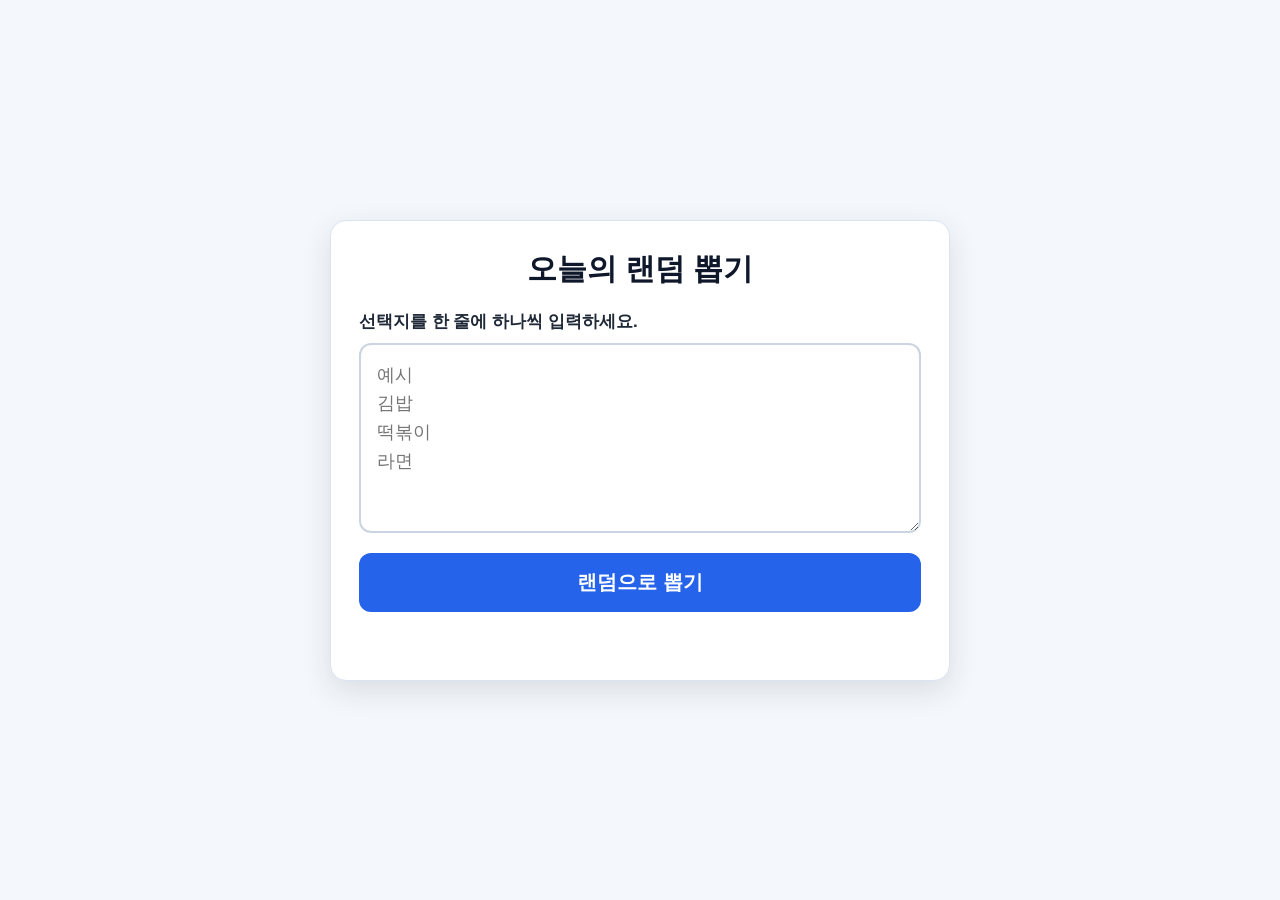
<file: today-random-picker.html>
<!DOCTYPE html>
<html lang="ko">
<head>
  <meta charset="UTF-8">
  <meta name="viewport" content="width=device-width, initial-scale=1.0">
  <title>오늘의 랜덤 뽑기</title>
  <style>
    * {
      box-sizing: border-box;
    }

    body {
      margin: 0;
      min-height: 100vh;
      font-family: Arial, "Malgun Gothic", sans-serif;
      background: #f4f7fb;
      color: #1f2937;
      display: flex;
      justify-content: center;
      align-items: center;
      padding: 24px;
    }

    .app {
      width: 100%;
      max-width: 620px;
      background: #ffffff;
      border: 1px solid #dbe3ef;
      border-radius: 16px;
      box-shadow: 0 10px 30px rgba(31, 41, 55, 0.12);
      padding: 28px;
    }

    h1 {
      margin: 0 0 20px;
      text-align: center;
      font-size: 30px;
      color: #0f172a;
    }

    label {
      display: block;
      margin-bottom: 10px;
      font-size: 17px;
      font-weight: bold;
    }

    textarea {
      width: 100%;
      min-height: 190px;
      resize: vertical;
      border: 2px solid #cbd5e1;
      border-radius: 12px;
      padding: 16px;
      font-size: 18px;
      line-height: 1.6;
      font-family: inherit;
      outline: none;
      background: #ffffff;
    }

    textarea:focus {
      border-color: #2563eb;
      box-shadow: 0 0 0 4px rgba(37, 99, 235, 0.15);
    }

    button {
      width: 100%;
      margin-top: 16px;
      border: 0;
      border-radius: 12px;
      padding: 16px 20px;
      font-size: 20px;
      font-weight: bold;
      color: #ffffff;
      background: #2563eb;
      cursor: pointer;
    }

    button:hover {
      background: #1d4ed8;
    }

    button:active {
      transform: translateY(1px);
    }

    .message {
      min-height: 26px;
      margin-top: 14px;
      text-align: center;
      font-size: 18px;
      font-weight: bold;
      color: #2563eb;
    }

    .result-card {
      display: none;
      margin-top: 18px;
      padding: 22px;
      border-radius: 14px;
      background: #eff6ff;
      border: 2px solid #bfdbfe;
      text-align: center;
    }

    .result-title {
      margin: 0 0 8px;
      font-size: 16px;
      color: #475569;
    }

    .result-text {
      margin: 0;
      overflow-wrap: anywhere;
      font-size: 30px;
      font-weight: bold;
      color: #1e40af;
    }

    @media (max-width: 480px) {
      body {
        padding: 14px;
      }

      .app {
        padding: 20px;
      }

      h1 {
        font-size: 25px;
      }

      textarea {
        font-size: 16px;
      }

      button {
        font-size: 18px;
      }

      .result-text {
        font-size: 25px;
      }
    }
  </style>
</head>
<body>
  <main class="app">
    <h1>오늘의 랜덤 뽑기</h1>

    <label for="choices">선택지를 한 줄에 하나씩 입력하세요.</label>
    <textarea id="choices" placeholder="예시&#10;김밥&#10;떡볶이&#10;라면"></textarea>

    <button type="button" id="pickButton">랜덤으로 뽑기</button>

    <div class="message" id="message"></div>

    <section class="result-card" id="resultCard" aria-live="polite">
      <p class="result-title">오늘의 결과</p>
      <p class="result-text" id="resultText"></p>
    </section>
  </main>

  <script>
    const choicesInput = document.getElementById("choices");
    const pickButton = document.getElementById("pickButton");
    const message = document.getElementById("message");
    const resultCard = document.getElementById("resultCard");
    const resultText = document.getElementById("resultText");

    pickButton.addEventListener("click", function () {
      const choices = choicesInput.value
        .split("\n")
        .map(function (choice) {
          return choice.trim();
        })
        .filter(function (choice) {
          return choice !== "";
        });

      if (choices.length === 0) {
        message.textContent = "선택지를 먼저 입력해주세요";
        resultCard.style.display = "none";
        resultText.textContent = "";
        return;
      }

      const randomIndex = Math.floor(Math.random() * choices.length);
      const pickedChoice = choices[randomIndex];

      message.textContent = "";
      resultText.textContent = pickedChoice;
      resultCard.style.display = "block";
    });
  </script>
</body>
</html>
</file>
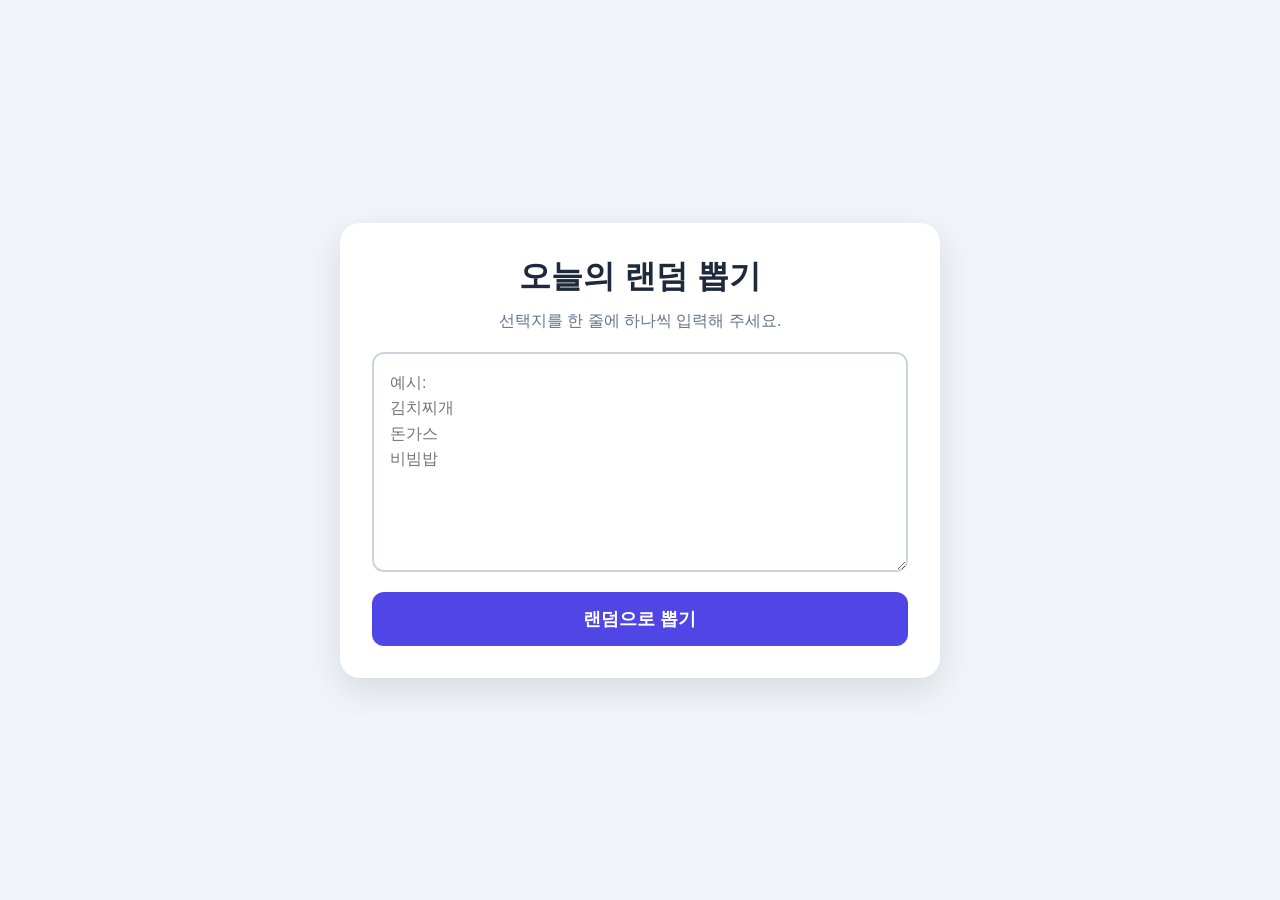
<file: 오늘의_랜덤_뽑기.html>
<!DOCTYPE html>
<html lang="ko">
<head>
  <meta charset="UTF-8">
  <meta name="viewport" content="width=device-width, initial-scale=1.0">
  <title>오늘의 랜덤 뽑기</title>

  <style>
    * {
      box-sizing: border-box;
    }

    body {
      margin: 0;
      min-height: 100vh;
      display: flex;
      justify-content: center;
      align-items: center;
      padding: 24px;
      font-family: Arial, "Noto Sans KR", sans-serif;
      background: #f1f5f9;
      color: #1e293b;
    }

    .container {
      width: 100%;
      max-width: 600px;
      padding: 32px;
      border-radius: 20px;
      background: white;
      box-shadow: 0 12px 35px rgba(15, 23, 42, 0.12);
    }

    h1 {
      margin: 0 0 12px;
      text-align: center;
      font-size: 32px;
    }

    .description {
      margin: 0 0 20px;
      text-align: center;
      color: #64748b;
    }

    textarea {
      width: 100%;
      min-height: 220px;
      padding: 16px;
      border: 2px solid #cbd5e1;
      border-radius: 12px;
      font: inherit;
      font-size: 16px;
      line-height: 1.6;
      resize: vertical;
      outline: none;
    }

    textarea:focus {
      border-color: #6366f1;
      box-shadow: 0 0 0 4px rgba(99, 102, 241, 0.12);
    }

    button {
      width: 100%;
      margin-top: 16px;
      padding: 15px;
      border: 0;
      border-radius: 12px;
      background: #4f46e5;
      color: white;
      font: inherit;
      font-size: 18px;
      font-weight: bold;
      cursor: pointer;
    }

    button:hover {
      background: #4338ca;
    }

    button:active {
      transform: translateY(1px);
    }

    .result-card {
      display: none;
      margin-top: 24px;
      padding: 24px;
      border: 2px solid #c7d2fe;
      border-radius: 16px;
      background: #eef2ff;
      text-align: center;
    }

    .result-card.show {
      display: block;
    }

    .result-label {
      margin: 0 0 10px;
      color: #6366f1;
      font-size: 15px;
      font-weight: bold;
    }

    #result {
      margin: 0;
      color: #312e81;
      font-size: 28px;
      font-weight: bold;
      overflow-wrap: anywhere;
    }

    .notice {
      color: #dc2626 !important;
      font-size: 18px !important;
    }
  </style>
</head>

<body>
  <main class="container">
    <h1>오늘의 랜덤 뽑기</h1>
    <p class="description">선택지를 한 줄에 하나씩 입력해 주세요.</p>

    <textarea
      id="options"
      placeholder="예시:&#10;김치찌개&#10;돈가스&#10;비빔밥"
      aria-label="랜덤 뽑기 선택지"
    ></textarea>

    <button id="drawButton" type="button">랜덤으로 뽑기</button>

    <section id="resultCard" class="result-card" aria-live="polite">
      <p class="result-label">뽑기 결과</p>
      <p id="result"></p>
    </section>
  </main>

  <script>
    const optionsInput = document.getElementById("options");
    const drawButton = document.getElementById("drawButton");
    const resultCard = document.getElementById("resultCard");
    const result = document.getElementById("result");

    drawButton.addEventListener("click", function () {
      // 줄바꿈을 기준으로 나눈 뒤, 빈 줄은 선택지에서 제외합니다.
      const options = optionsInput.value
        .split("\n")
        .map(function (option) {
          return option.trim();
        })
        .filter(function (option) {
          return option !== "";
        });

      resultCard.classList.add("show");

      if (options.length === 0) {
        result.textContent = "선택지를 먼저 입력해주세요";
        result.classList.add("notice");
        return;
      }

      const randomNumber = Math.floor(Math.random() * options.length);
      result.textContent = options[randomNumber];
      result.classList.remove("notice");
    });
  </script>
</body>
</html>
</file>
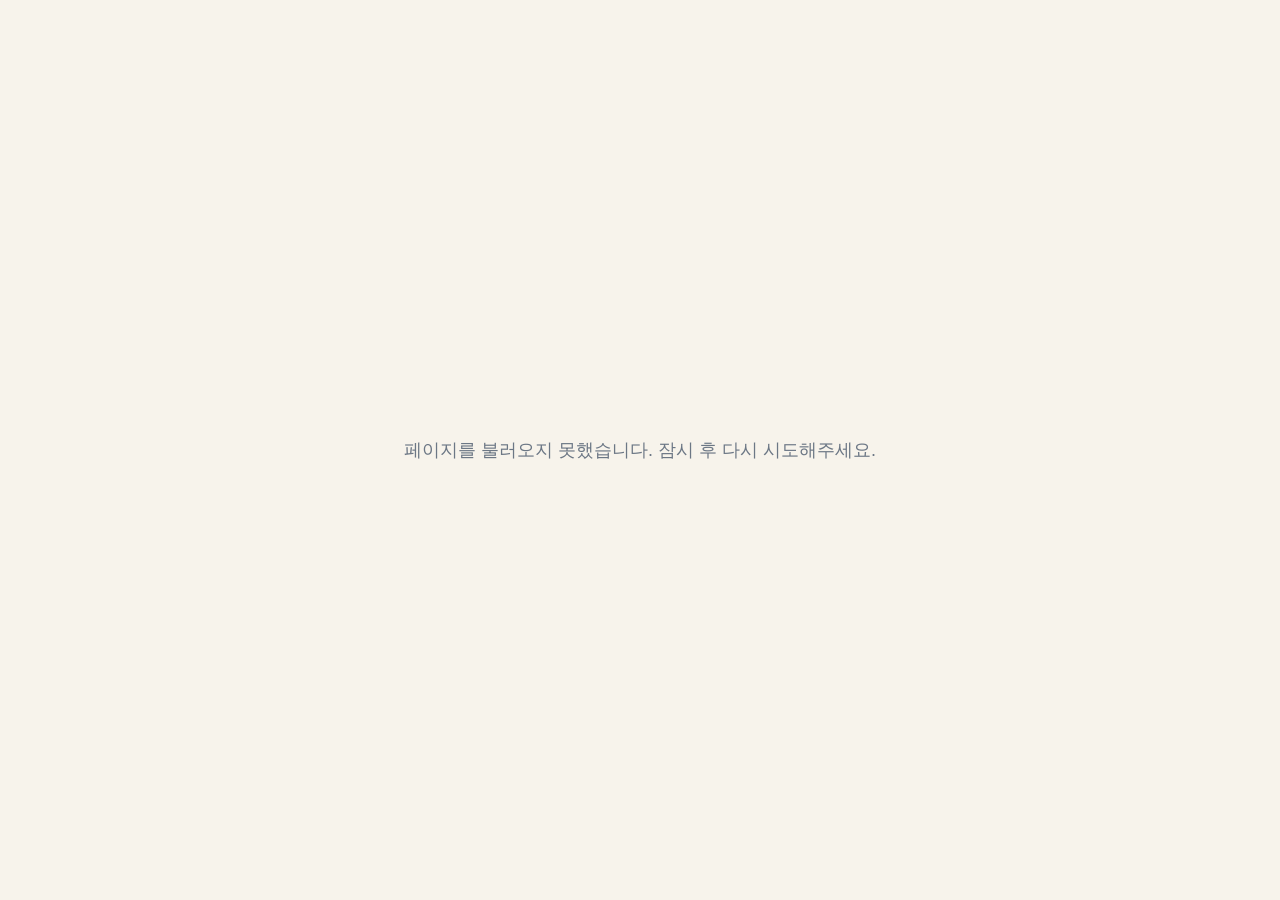
<file: bongca/final.html>
<!doctype html><html lang="ko"><head><meta charset="utf-8"><meta name="viewport" content="width=device-width,initial-scale=1"><title>VOngCA | 학원의 어휘 시스템</title><meta name="description" content="학생은 스스로 움직이고 원장님은 운영이 편해지는 VOngCA 영어 어휘 시스템"><style>html,body{margin:0;background:#f7f3eb;font-family:Pretendard,'Noto Sans KR','Malgun Gothic',sans-serif;color:#233449}#loading{min-height:100vh;display:grid;place-items:center;font-size:18px;color:#6c7785}.contact{padding:84px 20px;background:#eef3f6}.box{max-width:980px;margin:auto;display:grid;grid-template-columns:.9fr 1.1fr;gap:24px}.intro{background:linear-gradient(145deg,#142d49,#1c4165);color:white;border-radius:28px;padding:38px}.intro h2{font-size:38px;line-height:1.2;margin:8px 0 16px}.intro p{color:#d6e0e9;line-height:1.7}.form{background:white;border-radius:28px;padding:28px;box-shadow:0 20px 55px rgba(16,35,61,.12)}label{display:block;font-size:14px;font-weight:800;margin:0 0 6px}input,textarea{width:100%;box-sizing:border-box;padding:14px 15px;border:1px solid #d7dde4;border-radius:14px;font:inherit;margin:0 0 13px;background:#fafbfd}textarea{min-height:140px;resize:vertical}.privacy{display:flex;gap:9px;align-items:flex-start;padding:12px;background:#f6f8fa;border-radius:12px;font-size:12px;color:#6c7785;line-height:1.55}.privacy input{width:16px;height:16px;margin:2px 0 0}.submit{width:100%;border:0;border-radius:999px;padding:16px;background:#10233d;color:white;font-size:16px;font-weight:900;cursor:pointer;margin-top:14px}.ig{display:block;text-align:center;margin-top:12px;padding:14px;border:1px solid #d7dde4;border-radius:999px;font-weight:800;color:#10233d;text-decoration:none}.note{font-size:12px;color:#8a949f;text-align:center;margin-top:10px}@media(max-width:760px){.box{grid-template-columns:1fr}.intro h2{font-size:31px}}</style></head><body><div id="loading">VOngCA 페이지를 불러오는 중입니다…</div><script>(async()=>{try{const r=await fetch('https://raw.githubusercontent.com/nijou0308-svg/kim-english-academy/vongca-site/bongca/index.html?final=20260901');let h=await r.text();h=h.replaceAll(/href="mailto:[^"]*"/g,'href="#contact"');h=h.replace('</body>','<section class="contact" id="contact"><div class="box"><div class="intro"><div style="font-size:12px;font-weight:900;letter-spacing:.16em;color:#d9bd8a">1:1 CONSULTATION</div><h2>우리 학원에 어떻게 적용할지,<br>구조부터 같이 봅니다.</h2><p>학생 수, 현재 어휘 운영 방식, 방학특강 계획을 알려주시면 VOngCA를 정규 수업과 특강에 어떻게 연결할지 안내드립니다. 단순 프로그램 판매보다 학원 안에서 실제로 돌아가는 구조를 만드는 상담입니다.</p></div><div class="form"><form action="https://formsubmit.co/nijou0308@kakao.com" method="POST"><input type="hidden" name="_subject" value="VOngCA 도입 상담 문의"><input type="hidden" name="_captcha" value="false"><input type="hidden" name="_template" value="table"><input type="hidden" name="_next" value="https://vongca-landing-page-nijou0308-svgs-projects.vercel.app/?sent=1#contact"><label>이름</label><input name="이름" required placeholder="성함을 입력하세요"><label>학원 이름</label><input name="학원 이름" required placeholder="학원명을 입력하세요"><label>전화번호</label><input name="전화번호" required inputmode="tel" placeholder="010-0000-0000"><label>메시지</label><textarea name="메시지" required placeholder="현재 학생 수, 어휘 운영 방식, 방학특강 계획, 궁금한 점을 적어주세요."></textarea><label class="privacy"><input type="checkbox" name="개인정보 수집 동의" value="동의" required><span><b>개인정보 수집·이용에 동의합니다.</b><br>수집: 이름, 학원명, 전화번호, 문의내용 / 목적: VOngCA 상담 및 연락 / 보유: 상담 목적 달성 후 파기</span></label><button class="submit" type="submit">VOngCA 도입 상담 신청</button><a class="ig" href="https://www.instagram.com/bonghakwon/" target="_blank" rel="noopener">인스타그램 @bonghakwon DM</a><div class="note">첫 상담 신청 시 수신 이메일에서 FormSubmit 인증을 한 번 완료해야 합니다.</div></form></div></div></section></body>');document.open();document.write(h);document.close()}catch(e){document.getElementById('loading').innerHTML='페이지를 불러오지 못했습니다. 잠시 후 다시 시도해주세요.'}})();</script></body></html>
</file>
<file: styles.css>
@import url('https://fonts.googleapis.com/css2?family=DM+Sans:wght@500;600;700&family=Noto+Sans+KR:wght@400;500;600;700;800&display=swap');

:root{--navy:#17324d;--navy-2:#244762;--coral:#f26b5b;--coral-soft:#fff0ec;--ivory:#fffaf4;--cream:#f7f4ef;--ink:#20313f;--muted:#788691;--line:#e7e6e2;--white:#fff;--mint:#68a89c;--gold:#d9a545;--shadow:0 14px 40px rgba(30,48,62,.08)}
*{box-sizing:border-box}body{margin:0;background:#f7f7f5;color:var(--ink);font-family:"Noto Sans KR",sans-serif;font-size:14px}button,input,select,textarea{font:inherit}button{cursor:pointer}.app-shell{min-height:100vh}.sidebar{position:fixed;inset:0 auto 0 0;width:248px;background:var(--navy);color:#fff;padding:27px 18px 18px;display:flex;flex-direction:column;z-index:30}.brand{display:flex;align-items:center;gap:11px;padding:0 8px 29px}.brand img{width:46px;height:46px;object-fit:cover;border-radius:14px;background:var(--ivory)}.brand strong{display:block;font-size:16px;letter-spacing:-.5px}.brand span{display:block;margin-top:3px;color:#9eb1bf;font:500 10px "DM Sans";letter-spacing:1.4px;text-transform:uppercase}.main-nav{display:flex;flex-direction:column;gap:5px}.nav-item{position:relative;width:100%;border:0;background:transparent;color:#aabac5;display:flex;align-items:center;gap:13px;padding:12px 14px;border-radius:11px;text-align:left;font-weight:600}.nav-item>span{width:21px;font-size:19px;text-align:center}.nav-item:hover,.nav-item.active{background:rgba(255,255,255,.1);color:#fff}.nav-item.active:before{content:"";position:absolute;left:-18px;width:4px;height:25px;background:var(--coral);border-radius:0 4px 4px 0}.nav-badge{margin-left:auto;background:var(--coral);color:#fff;border-radius:15px;padding:1px 7px;font-size:10px}.sidebar-footer{margin-top:auto}.profile-mini{margin-top:16px;padding:16px 6px 0;border-top:1px solid rgba(255,255,255,.12);display:flex;align-items:center;gap:9px}.avatar{width:36px;height:36px;display:grid;place-items:center;border-radius:50%;background:var(--coral);font-weight:800}.profile-mini strong,.profile-mini span{display:block}.profile-mini strong{font-size:12px}.profile-mini span{font-size:10px;color:#94a9b6;margin-top:2px}.profile-mini button{margin-left:auto;border:0;background:transparent;color:#aabac5}.main-content{margin-left:248px;min-height:100vh;padding:0 35px 50px}.topbar{height:104px;display:flex;align-items:center;justify-content:space-between;gap:25px}.eyebrow,.section-kicker{margin:0 0 5px;color:var(--coral);font:700 10px "DM Sans";letter-spacing:1.6px}.topbar h1{font-size:22px;margin:0;letter-spacing:-.8px}.topbar h1 span{font-size:20px}.top-actions{display:flex;align-items:center;gap:10px}.global-search,.table-search{display:flex;align-items:center;gap:8px;background:#fff;border:1px solid var(--line);border-radius:11px;padding:0 12px;height:42px}.global-search input,.table-search input{width:150px;border:0;outline:0;background:transparent;color:var(--ink)}.icon-button{position:relative;width:42px;height:42px;border:1px solid var(--line);background:#fff;border-radius:11px;font-size:18px}.icon-button i{position:absolute;right:9px;top:8px;width:6px;height:6px;background:var(--coral);border-radius:50%;border:1px solid #fff}.primary-button,.outline-button,.attendance-button{height:42px;border-radius:10px;border:0;padding:0 17px;font-weight:700}.primary-button{background:var(--coral);color:#fff;box-shadow:0 8px 18px rgba(242,107,91,.2)}.primary-button:hover{background:#dd594b}.outline-button,.attendance-button{background:#fff;color:var(--navy);border:1px solid #dce1e4}.mobile-menu{display:none}.view{display:none}.view.active{display:block;animation:fade .25s ease}@keyframes fade{from{opacity:0;transform:translateY(4px)}}.welcome-strip{min-height:180px;border-radius:20px;background:var(--navy);padding:30px 36px;color:#fff;display:flex;align-items:center;justify-content:space-between;position:relative;overflow:hidden}.welcome-strip:before,.welcome-strip:after{content:"";position:absolute;border:1px solid rgba(255,255,255,.08);border-radius:50%}.welcome-strip:before{width:350px;height:350px;right:25%;top:-210px}.welcome-strip:after{width:230px;height:230px;left:-110px;bottom:-190px}.strip-label{color:#efb4ab;font:700 10px "DM Sans";letter-spacing:2px}.welcome-strip h2{font-size:25px;line-height:1.45;margin:8px 0}.welcome-strip p{color:#b8c7d0;margin:0}.quote-card{width:330px;background:rgba(255,255,255,.08);border:1px solid rgba(255,255,255,.12);border-radius:17px;padding:19px 24px;position:relative}.quote-card span,.quote-card strong,.quote-card em{display:block}.quote-card span{color:#f6aa9e;font:600 10px "DM Sans";text-transform:uppercase;letter-spacing:1.4px}.quote-card strong{font:600 16px/1.5 "DM Sans";margin:7px 0}.quote-card em{font-size:11px;color:#adc0cb;font-style:normal}.stats-grid{display:grid;grid-template-columns:repeat(4,1fr);gap:14px;margin:18px 0}.stat-card{background:#fff;border:1px solid var(--line);border-radius:16px;padding:20px;display:flex;gap:15px;align-items:flex-start;box-shadow:0 5px 20px rgba(30,48,62,.03)}.stat-icon{width:42px;height:42px;flex:0 0 42px;border-radius:12px;display:grid;place-items:center;font-size:20px}.stat-card.coral .stat-icon{background:var(--coral-soft);color:var(--coral)}.stat-card.navy .stat-icon{background:#e9f0f5;color:var(--navy)}.stat-card.gold .stat-icon{background:#fff6dd;color:var(--gold)}.stat-card.mint .stat-icon{background:#e9f7f2;color:var(--mint)}.stat-card span{color:var(--muted);font-size:11px}.stat-card strong{display:block;font:700 27px "DM Sans";color:var(--ink);margin:2px 0}.stat-card strong small{font:600 12px "Noto Sans KR";margin-left:2px}.stat-card p{font-size:10px;color:#9aa3aa;margin:0}.stat-card p b{color:var(--coral)}.dashboard-grid{display:grid;grid-template-columns:1.35fr .9fr;gap:16px}.panel{background:#fff;border:1px solid var(--line);border-radius:17px;padding:22px;box-shadow:0 8px 28px rgba(30,48,62,.035)}.schedule-panel{grid-row:span 2}.panel-head{display:flex;align-items:flex-start;justify-content:space-between;margin-bottom:15px}.panel-head h3{font-size:17px;margin:0}.text-button{border:0;background:transparent;color:var(--muted);font-size:11px}.timeline{padding-top:3px}.time-row{display:grid;grid-template-columns:48px 20px 1fr auto;gap:8px;min-height:74px;align-items:center}.time-row time{font:600 12px "DM Sans";color:var(--muted)}.line-dot{position:relative;width:10px;height:10px;border:2px solid #cdd5da;border-radius:50%}.line-dot:after{content:"";position:absolute;width:1px;height:64px;background:#e4e8ea;left:2.5px;top:9px}.time-row:last-child .line-dot:after{display:none}.time-row.done .line-dot{border-color:var(--mint);background:var(--mint)}.time-row.current .line-dot{border:3px solid #fff;background:var(--coral);box-shadow:0 0 0 3px #ffdcd6}.class-info{display:grid;grid-template-columns:auto 1fr;align-items:center;column-gap:8px}.class-info strong{font-size:13px}.class-info small{grid-column:2;color:var(--muted);font-size:10px;margin-top:2px}.class-pill{grid-row:span 2;border-radius:7px;padding:5px 7px;font-size:9px;font-weight:700}.class-pill.middle{background:#eaf1f6;color:var(--navy)}.class-pill.elementary{background:#e9f7f2;color:#478578}.class-pill.high{background:#fff0ec;color:var(--coral)}.status-chip{font-size:10px;color:var(--muted);background:#f4f5f5;border-radius:20px;padding:6px 10px}.current .status-chip{color:var(--coral);background:var(--coral-soft)}.attendance-button{height:31px;border-color:#f4b5ac;color:var(--coral);font-size:10px;padding:0 10px}.donut-wrap{display:flex;align-items:center;justify-content:center;gap:25px;padding:7px 0 15px}.donut{width:112px;height:112px;border-radius:50%;display:grid;place-items:center;background:conic-gradient(var(--coral) 0 92%,#edf0f1 92%)}.donut:before{content:"";position:absolute;width:80px;height:80px;background:#fff;border-radius:50%}.donut div{z-index:1;text-align:center}.donut strong,.donut span{display:block}.donut strong{font:700 23px "DM Sans"}.donut span{font-size:9px;color:var(--muted)}.payment-legend{min-width:135px}.payment-legend p{display:flex;align-items:center;gap:8px;margin:10px 0;font-size:10px}.payment-legend i{width:7px;height:7px;border-radius:50%}.payment-legend i.paid{background:var(--coral)}.payment-legend i.unpaid{background:var(--navy)}.payment-legend i.exempt{background:#dfe4e7}.payment-legend span{color:var(--muted)}.payment-legend strong{margin-left:auto}.payment-alert{background:#fff6f3;border-radius:12px;padding:12px;display:flex;align-items:center;gap:10px}.payment-alert>span{width:28px;height:28px;border-radius:50%;display:grid;place-items:center;background:var(--coral);color:#fff;font-weight:800}.payment-alert strong{font-size:11px}.payment-alert p{font-size:9px;color:var(--muted);margin:2px 0}.payment-alert button{margin-left:auto;border:0;background:transparent;color:var(--coral);font-size:10px;font-weight:700}.round-add{border:1px solid var(--line);background:#fff;width:30px;height:30px;border-radius:9px;color:var(--coral)}.notice-panel ul{list-style:none;padding:0;margin:0}.notice-panel li{display:flex;align-items:center;gap:10px;padding:10px 0;border-top:1px solid #f0efec}.notice-panel li:first-child{border:0}.todo-check{width:17px;height:17px;flex:0 0 17px;border-radius:5px;border:1px solid #cbd2d6;background:#fff}.todo-check.checked{background:var(--mint);border-color:var(--mint)}.todo-check.checked:after{content:"✓";color:#fff;font-size:10px}.notice-panel li div strong,.notice-panel li div span{display:block}.notice-panel li div strong{font-size:11px}.notice-panel li div span{font-size:9px;color:var(--muted);margin-top:2px}.priority{margin-left:auto;border-radius:15px;background:#eef2f5;color:#617788;padding:4px 8px;font-size:8px}.priority.high{color:var(--coral);background:var(--coral-soft)}.priority.order{color:#9c782f;background:#fff4d9}.page-heading{display:flex;align-items:flex-end;justify-content:space-between;margin:13px 0 25px}.page-heading h2{font-size:27px;margin:3px 0;letter-spacing:-1px}.page-heading p{color:var(--muted);margin:0}.filter-bar{display:flex;gap:10px;margin-bottom:13px}.table-search{min-width:270px}.table-search input{width:100%}.filter-bar select{border:1px solid var(--line);border-radius:10px;background:#fff;padding:0 34px 0 12px;color:var(--ink)}.filter-bar .outline-button{margin-left:auto}.table-card{background:#fff;border:1px solid var(--line);border-radius:16px;overflow:hidden}table{border-collapse:collapse;width:100%}th{text-align:left;background:#fafaf8;color:#84909a;font-size:10px;padding:13px 18px;border-bottom:1px solid var(--line)}td{padding:14px 18px;border-bottom:1px solid #f0efec;font-size:12px}td strong,td small{display:block}td small{color:var(--muted);margin-top:3px}.student-cell{display:flex;align-items:center;gap:10px}.student-avatar{width:34px;height:34px;border-radius:10px;display:grid;place-items:center;background:#edf2f5;color:var(--navy);font-weight:800}.badge{display:inline-flex;border-radius:20px;padding:5px 9px;font-size:9px;font-weight:700}.badge.paid{background:#e9f7f2;color:#478578}.badge.unpaid{background:var(--coral-soft);color:var(--coral)}.badge.active{background:#edf2f5;color:var(--navy)}.badge.paused{background:#f2f0ec;color:#8b8275}.row-menu{border:0;background:transparent;color:var(--muted);font-size:18px}.table-foot{display:flex;justify-content:space-between;align-items:center;padding:12px 18px;color:var(--muted);font-size:10px}.table-foot button{width:29px;height:29px;border:1px solid var(--line);background:#fff;color:var(--muted)}.table-foot button.active{background:var(--navy);color:#fff}.class-grid{display:grid;grid-template-columns:repeat(3,1fr);gap:16px}.class-card{background:#fff;border:1px solid var(--line);border-radius:16px;padding:20px}.class-card-head{display:flex;justify-content:space-between}.class-card .level{font-size:9px;font-weight:700;border-radius:15px;padding:4px 8px;background:#edf2f5;color:var(--navy)}.class-card h3{font-size:18px;margin:12px 0 3px}.class-card>p{color:var(--muted);font-size:11px;margin:0}.class-meta{display:flex;gap:7px;margin:18px 0}.class-meta span{background:#f7f7f5;border-radius:8px;padding:7px;font-size:10px}.capacity{display:flex;justify-content:space-between;font-size:10px}.capacity-bar{height:6px;background:#edf0f1;border-radius:5px;margin-top:7px;overflow:hidden}.capacity-bar i{display:block;height:100%;background:var(--coral);border-radius:5px}.student-faces{display:flex;align-items:center;margin-top:16px}.student-faces i{width:28px;height:28px;border:2px solid #fff;border-radius:50%;display:grid;place-items:center;background:#e7eff3;color:var(--navy);font-style:normal;font-size:9px;margin-right:-6px}.student-faces span{margin-left:12px;color:var(--muted);font-size:10px}.date-chip{background:#fff;border:1px solid var(--line);border-radius:10px;padding:11px 15px}.attendance-layout{display:grid;grid-template-columns:260px 1fr;gap:16px}.class-selector{background:#fff;border:1px solid var(--line);border-radius:16px;padding:17px;height:max-content}.class-selector h3{margin:2px 5px 13px}.class-selector button{width:100%;display:flex;align-items:center;gap:12px;text-align:left;border:0;border-radius:10px;background:transparent;padding:12px}.class-selector button.selected{background:var(--coral-soft)}.class-selector time{color:var(--coral);font:700 11px "DM Sans"}.class-selector b,.class-selector small{display:block}.class-selector small{color:var(--muted);margin-top:3px}.roll-list{display:grid;grid-template-columns:1fr 1fr;gap:8px}.roll-student{display:flex;align-items:center;gap:10px;border:1px solid #ececea;border-radius:11px;padding:10px}.roll-student strong{font-size:11px}.attendance-options{margin-left:auto;display:flex;gap:3px}.attendance-options button{border:0;border-radius:7px;background:#f2f3f3;color:#89959d;padding:6px 7px;font-size:9px}.attendance-options button.active.present{background:#e4f5ee;color:#438270}.attendance-options button.active.late{background:#fff2d7;color:#987025}.attendance-options button.active.absent{background:var(--coral-soft);color:var(--coral)}.mini-stats{display:grid;grid-template-columns:repeat(3,1fr);gap:14px;margin-bottom:15px}.mini-stats>div{background:#fff;border:1px solid var(--line);border-radius:14px;padding:18px}.mini-stats span,.mini-stats strong{display:block}.mini-stats span{font-size:10px;color:var(--muted)}.mini-stats strong{font:700 20px "DM Sans";margin-top:5px}.mini-stats .warning strong{color:var(--coral)}.pipeline{display:grid;grid-template-columns:repeat(3,1fr);gap:15px}.pipeline>div{background:#efefec;border-radius:16px;padding:15px;min-height:370px}.pipeline h3{font-size:13px;margin:3px}.pipeline h3 span{float:right;background:#fff;padding:2px 8px;border-radius:12px}.pipeline article{background:#fff;border:1px solid var(--line);border-radius:12px;padding:15px;margin-top:12px}.pipeline article p{color:var(--muted);font-size:11px}.pipeline article small{color:var(--coral)}.settings-card{max-width:620px;background:#fff;border:1px solid var(--line);border-radius:16px;padding:25px}.settings-card label{display:block;margin:15px 0;color:var(--muted);font-size:11px}.settings-card input{display:block;width:100%;height:43px;border:1px solid var(--line);border-radius:9px;margin-top:6px;padding:0 12px;color:var(--ink)}.modal-backdrop{position:fixed;inset:0;background:rgba(13,32,47,.55);z-index:50;display:none;align-items:center;justify-content:center;padding:20px}.modal-backdrop.open{display:flex}.modal{width:min(620px,100%);max-height:90vh;overflow:auto;background:#fff;border-radius:20px;padding:25px;box-shadow:var(--shadow)}.modal-head{display:flex;justify-content:space-between;align-items:flex-start}.modal-head h2{margin:0}.close-modal{border:0;background:#f2f3f3;width:34px;height:34px;border-radius:9px;font-size:20px}.form-grid{display:grid;grid-template-columns:1fr 1fr;gap:15px;margin-top:24px}.form-grid label{font-size:11px;color:var(--muted)}.form-grid input,.form-grid select,.form-grid textarea{display:block;width:100%;border:1px solid var(--line);border-radius:9px;margin-top:6px;padding:10px;outline:0}.form-grid textarea{min-height:80px;resize:vertical}.form-grid .full{grid-column:1/-1}.modal-actions{display:flex;justify-content:flex-end;gap:8px;margin-top:20px}.toast{position:fixed;right:25px;bottom:25px;background:var(--navy);color:#fff;border-radius:11px;padding:13px 18px;box-shadow:var(--shadow);z-index:70;transform:translateY(20px);opacity:0;pointer-events:none;transition:.25s}.toast.show{transform:none;opacity:1}
@media(max-width:1100px){.stats-grid{grid-template-columns:1fr 1fr}.class-grid{grid-template-columns:1fr 1fr}.global-search{display:none}.dashboard-grid{grid-template-columns:1fr}.schedule-panel{grid-row:auto}}
@media(max-width:760px){.sidebar{transform:translateX(-100%);transition:.25s}.sidebar.open{transform:none;box-shadow:30px 0 60px rgba(0,0,0,.18)}.main-content{margin-left:0;padding:0 16px 35px}.mobile-menu{display:block;border:0;background:#fff;border-radius:10px;width:40px;height:40px}.topbar{height:85px}.topbar .eyebrow{display:none}.topbar h1{font-size:17px}.top-actions .icon-button{display:none}.primary-button{padding:0 12px}.welcome-strip{padding:25px;display:block}.quote-card{display:none}.stats-grid{grid-template-columns:1fr 1fr}.stat-card{padding:14px;gap:9px}.stat-icon{width:35px;height:35px;flex-basis:35px}.stat-card strong{font-size:21px}.dashboard-grid{display:block}.panel{margin-bottom:13px}.page-heading{align-items:flex-start}.page-heading p{font-size:11px}.filter-bar{flex-wrap:wrap}.table-search{width:100%;min-width:0}.filter-bar select{height:40px}.filter-bar .outline-button{margin-left:0}table{min-width:760px}.table-card{overflow:auto}.class-grid,.pipeline{grid-template-columns:1fr}.attendance-layout{grid-template-columns:1fr}.class-selector{display:flex;overflow:auto;gap:7px}.class-selector h3{display:none}.class-selector button{min-width:190px}.roll-list{grid-template-columns:1fr}.mini-stats{grid-template-columns:1fr}.form-grid{grid-template-columns:1fr}.form-grid .full{grid-column:auto}.welcome-strip h2{font-size:21px}.time-row{grid-template-columns:42px 17px 1fr auto}.top-actions .primary-button{font-size:0}.top-actions .primary-button span{font-size:18px}.page-heading .primary-button{font-size:12px}}
@media(max-width:430px){.stats-grid{grid-template-columns:1fr}.page-heading h2{font-size:23px}.topbar{gap:10px}.topbar h1 span{display:none}}
.edit-button{height:30px;border:1px solid #dce1e4;border-radius:8px;background:#fff;color:var(--navy);padding:0 11px;font-size:10px;font-weight:700}.edit-button:hover{border-color:var(--coral);color:var(--coral);background:var(--coral-soft)}.class-card-head{align-items:center}.compact-modal{width:min(560px,100%)}.form-grid input:disabled,.form-grid select:disabled{background:#f2f3f3;color:#89959d}.badge.partial{background:#fff2d7;color:#987025}.badge.exempt{background:#f2f0ec;color:#7e766d}
.report-layout{display:grid;grid-template-columns:1fr 1fr;gap:16px}.report-form-panel .form-grid{margin-top:0}.report-output{min-height:430px;white-space:pre-wrap;line-height:1.75;background:#fffaf4;border:1px solid #efe6d9;border-radius:12px;padding:20px;font-size:13px}.nav-item span{font-size:14px}.report-preview-panel{position:relative}
@media print{body{background:#fff}.sidebar,.topbar,.report-form-panel,.page-heading,.toast{display:none!important}.main-content{margin:0;padding:0}.view{display:none!important}.view#reportsView{display:block!important}.report-layout{display:block}.report-preview-panel{border:0;box-shadow:none}.report-output{border:0;background:#fff;font-size:15px}}
</file>
<file: netlify-deploy/styles.css>
@import url('https://fonts.googleapis.com/css2?family=DM+Sans:wght@500;600;700&family=Noto+Sans+KR:wght@400;500;600;700;800&display=swap');

:root{--navy:#17324d;--navy-2:#244762;--coral:#f26b5b;--coral-soft:#fff0ec;--ivory:#fffaf4;--cream:#f7f4ef;--ink:#20313f;--muted:#788691;--line:#e7e6e2;--white:#fff;--mint:#68a89c;--gold:#d9a545;--shadow:0 14px 40px rgba(30,48,62,.08)}
*{box-sizing:border-box}body{margin:0;background:#f7f7f5;color:var(--ink);font-family:"Noto Sans KR",sans-serif;font-size:14px}button,input,select,textarea{font:inherit}button{cursor:pointer}.app-shell{min-height:100vh}.sidebar{position:fixed;inset:0 auto 0 0;width:248px;background:var(--navy);color:#fff;padding:27px 18px 18px;display:flex;flex-direction:column;z-index:30}.brand{display:flex;align-items:center;gap:11px;padding:0 8px 29px}.brand img{width:46px;height:46px;object-fit:cover;border-radius:14px;background:var(--ivory)}.brand strong{display:block;font-size:16px;letter-spacing:-.5px}.brand span{display:block;margin-top:3px;color:#9eb1bf;font:500 10px "DM Sans";letter-spacing:1.4px;text-transform:uppercase}.main-nav{display:flex;flex-direction:column;gap:5px}.nav-item{position:relative;width:100%;border:0;background:transparent;color:#aabac5;display:flex;align-items:center;gap:13px;padding:12px 14px;border-radius:11px;text-align:left;font-weight:600}.nav-item>span{width:21px;font-size:19px;text-align:center}.nav-item:hover,.nav-item.active{background:rgba(255,255,255,.1);color:#fff}.nav-item.active:before{content:"";position:absolute;left:-18px;width:4px;height:25px;background:var(--coral);border-radius:0 4px 4px 0}.nav-badge{margin-left:auto;background:var(--coral);color:#fff;border-radius:15px;padding:1px 7px;font-size:10px}.sidebar-footer{margin-top:auto}.profile-mini{margin-top:16px;padding:16px 6px 0;border-top:1px solid rgba(255,255,255,.12);display:flex;align-items:center;gap:9px}.avatar{width:36px;height:36px;display:grid;place-items:center;border-radius:50%;background:var(--coral);font-weight:800}.profile-mini strong,.profile-mini span{display:block}.profile-mini strong{font-size:12px}.profile-mini span{font-size:10px;color:#94a9b6;margin-top:2px}.profile-mini button{margin-left:auto;border:0;background:transparent;color:#aabac5}.main-content{margin-left:248px;min-height:100vh;padding:0 35px 50px}.topbar{height:104px;display:flex;align-items:center;justify-content:space-between;gap:25px}.eyebrow,.section-kicker{margin:0 0 5px;color:var(--coral);font:700 10px "DM Sans";letter-spacing:1.6px}.topbar h1{font-size:22px;margin:0;letter-spacing:-.8px}.topbar h1 span{font-size:20px}.top-actions{display:flex;align-items:center;gap:10px}.global-search,.table-search{display:flex;align-items:center;gap:8px;background:#fff;border:1px solid var(--line);border-radius:11px;padding:0 12px;height:42px}.global-search input,.table-search input{width:150px;border:0;outline:0;background:transparent;color:var(--ink)}.icon-button{position:relative;width:42px;height:42px;border:1px solid var(--line);background:#fff;border-radius:11px;font-size:18px}.icon-button i{position:absolute;right:9px;top:8px;width:6px;height:6px;background:var(--coral);border-radius:50%;border:1px solid #fff}.primary-button,.outline-button,.attendance-button{height:42px;border-radius:10px;border:0;padding:0 17px;font-weight:700}.primary-button{background:var(--coral);color:#fff;box-shadow:0 8px 18px rgba(242,107,91,.2)}.primary-button:hover{background:#dd594b}.outline-button,.attendance-button{background:#fff;color:var(--navy);border:1px solid #dce1e4}.mobile-menu{display:none}.view{display:none}.view.active{display:block;animation:fade .25s ease}@keyframes fade{from{opacity:0;transform:translateY(4px)}}.welcome-strip{min-height:180px;border-radius:20px;background:var(--navy);padding:30px 36px;color:#fff;display:flex;align-items:center;justify-content:space-between;position:relative;overflow:hidden}.welcome-strip:before,.welcome-strip:after{content:"";position:absolute;border:1px solid rgba(255,255,255,.08);border-radius:50%}.welcome-strip:before{width:350px;height:350px;right:25%;top:-210px}.welcome-strip:after{width:230px;height:230px;left:-110px;bottom:-190px}.strip-label{color:#efb4ab;font:700 10px "DM Sans";letter-spacing:2px}.welcome-strip h2{font-size:25px;line-height:1.45;margin:8px 0}.welcome-strip p{color:#b8c7d0;margin:0}.quote-card{width:330px;background:rgba(255,255,255,.08);border:1px solid rgba(255,255,255,.12);border-radius:17px;padding:19px 24px;position:relative}.quote-card span,.quote-card strong,.quote-card em{display:block}.quote-card span{color:#f6aa9e;font:600 10px "DM Sans";text-transform:uppercase;letter-spacing:1.4px}.quote-card strong{font:600 16px/1.5 "DM Sans";margin:7px 0}.quote-card em{font-size:11px;color:#adc0cb;font-style:normal}.stats-grid{display:grid;grid-template-columns:repeat(4,1fr);gap:14px;margin:18px 0}.stat-card{background:#fff;border:1px solid var(--line);border-radius:16px;padding:20px;display:flex;gap:15px;align-items:flex-start;box-shadow:0 5px 20px rgba(30,48,62,.03)}.stat-icon{width:42px;height:42px;flex:0 0 42px;border-radius:12px;display:grid;place-items:center;font-size:20px}.stat-card.coral .stat-icon{background:var(--coral-soft);color:var(--coral)}.stat-card.navy .stat-icon{background:#e9f0f5;color:var(--navy)}.stat-card.gold .stat-icon{background:#fff6dd;color:var(--gold)}.stat-card.mint .stat-icon{background:#e9f7f2;color:var(--mint)}.stat-card span{color:var(--muted);font-size:11px}.stat-card strong{display:block;font:700 27px "DM Sans";color:var(--ink);margin:2px 0}.stat-card strong small{font:600 12px "Noto Sans KR";margin-left:2px}.stat-card p{font-size:10px;color:#9aa3aa;margin:0}.stat-card p b{color:var(--coral)}.dashboard-grid{display:grid;grid-template-columns:1.35fr .9fr;gap:16px}.panel{background:#fff;border:1px solid var(--line);border-radius:17px;padding:22px;box-shadow:0 8px 28px rgba(30,48,62,.035)}.schedule-panel{grid-row:span 2}.panel-head{display:flex;align-items:flex-start;justify-content:space-between;margin-bottom:15px}.panel-head h3{font-size:17px;margin:0}.text-button{border:0;background:transparent;color:var(--muted);font-size:11px}.timeline{padding-top:3px}.time-row{display:grid;grid-template-columns:48px 20px 1fr auto;gap:8px;min-height:74px;align-items:center}.time-row time{font:600 12px "DM Sans";color:var(--muted)}.line-dot{position:relative;width:10px;height:10px;border:2px solid #cdd5da;border-radius:50%}.line-dot:after{content:"";position:absolute;width:1px;height:64px;background:#e4e8ea;left:2.5px;top:9px}.time-row:last-child .line-dot:after{display:none}.time-row.done .line-dot{border-color:var(--mint);background:var(--mint)}.time-row.current .line-dot{border:3px solid #fff;background:var(--coral);box-shadow:0 0 0 3px #ffdcd6}.class-info{display:grid;grid-template-columns:auto 1fr;align-items:center;column-gap:8px}.class-info strong{font-size:13px}.class-info small{grid-column:2;color:var(--muted);font-size:10px;margin-top:2px}.class-pill{grid-row:span 2;border-radius:7px;padding:5px 7px;font-size:9px;font-weight:700}.class-pill.middle{background:#eaf1f6;color:var(--navy)}.class-pill.elementary{background:#e9f7f2;color:#478578}.class-pill.high{background:#fff0ec;color:var(--coral)}.status-chip{font-size:10px;color:var(--muted);background:#f4f5f5;border-radius:20px;padding:6px 10px}.current .status-chip{color:var(--coral);background:var(--coral-soft)}.attendance-button{height:31px;border-color:#f4b5ac;color:var(--coral);font-size:10px;padding:0 10px}.donut-wrap{display:flex;align-items:center;justify-content:center;gap:25px;padding:7px 0 15px}.donut{width:112px;height:112px;border-radius:50%;display:grid;place-items:center;background:conic-gradient(var(--coral) 0 92%,#edf0f1 92%)}.donut:before{content:"";position:absolute;width:80px;height:80px;background:#fff;border-radius:50%}.donut div{z-index:1;text-align:center}.donut strong,.donut span{display:block}.donut strong{font:700 23px "DM Sans"}.donut span{font-size:9px;color:var(--muted)}.payment-legend{min-width:135px}.payment-legend p{display:flex;align-items:center;gap:8px;margin:10px 0;font-size:10px}.payment-legend i{width:7px;height:7px;border-radius:50%}.payment-legend i.paid{background:var(--coral)}.payment-legend i.unpaid{background:var(--navy)}.payment-legend i.exempt{background:#dfe4e7}.payment-legend span{color:var(--muted)}.payment-legend strong{margin-left:auto}.payment-alert{background:#fff6f3;border-radius:12px;padding:12px;display:flex;align-items:center;gap:10px}.payment-alert>span{width:28px;height:28px;border-radius:50%;display:grid;place-items:center;background:var(--coral);color:#fff;font-weight:800}.payment-alert strong{font-size:11px}.payment-alert p{font-size:9px;color:var(--muted);margin:2px 0}.payment-alert button{margin-left:auto;border:0;background:transparent;color:var(--coral);font-size:10px;font-weight:700}.round-add{border:1px solid var(--line);background:#fff;width:30px;height:30px;border-radius:9px;color:var(--coral)}.notice-panel ul{list-style:none;padding:0;margin:0}.notice-panel li{display:flex;align-items:center;gap:10px;padding:10px 0;border-top:1px solid #f0efec}.notice-panel li:first-child{border:0}.todo-check{width:17px;height:17px;flex:0 0 17px;border-radius:5px;border:1px solid #cbd2d6;background:#fff}.todo-check.checked{background:var(--mint);border-color:var(--mint)}.todo-check.checked:after{content:"✓";color:#fff;font-size:10px}.notice-panel li div strong,.notice-panel li div span{display:block}.notice-panel li div strong{font-size:11px}.notice-panel li div span{font-size:9px;color:var(--muted);margin-top:2px}.priority{margin-left:auto;border-radius:15px;background:#eef2f5;color:#617788;padding:4px 8px;font-size:8px}.priority.high{color:var(--coral);background:var(--coral-soft)}.priority.order{color:#9c782f;background:#fff4d9}.page-heading{display:flex;align-items:flex-end;justify-content:space-between;margin:13px 0 25px}.page-heading h2{font-size:27px;margin:3px 0;letter-spacing:-1px}.page-heading p{color:var(--muted);margin:0}.filter-bar{display:flex;gap:10px;margin-bottom:13px}.table-search{min-width:270px}.table-search input{width:100%}.filter-bar select{border:1px solid var(--line);border-radius:10px;background:#fff;padding:0 34px 0 12px;color:var(--ink)}.filter-bar .outline-button{margin-left:auto}.table-card{background:#fff;border:1px solid var(--line);border-radius:16px;overflow:hidden}table{border-collapse:collapse;width:100%}th{text-align:left;background:#fafaf8;color:#84909a;font-size:10px;padding:13px 18px;border-bottom:1px solid var(--line)}td{padding:14px 18px;border-bottom:1px solid #f0efec;font-size:12px}td strong,td small{display:block}td small{color:var(--muted);margin-top:3px}.student-cell{display:flex;align-items:center;gap:10px}.student-avatar{width:34px;height:34px;border-radius:10px;display:grid;place-items:center;background:#edf2f5;color:var(--navy);font-weight:800}.badge{display:inline-flex;border-radius:20px;padding:5px 9px;font-size:9px;font-weight:700}.badge.paid{background:#e9f7f2;color:#478578}.badge.unpaid{background:var(--coral-soft);color:var(--coral)}.badge.active{background:#edf2f5;color:var(--navy)}.badge.paused{background:#f2f0ec;color:#8b8275}.row-menu{border:0;background:transparent;color:var(--muted);font-size:18px}.table-foot{display:flex;justify-content:space-between;align-items:center;padding:12px 18px;color:var(--muted);font-size:10px}.table-foot button{width:29px;height:29px;border:1px solid var(--line);background:#fff;color:var(--muted)}.table-foot button.active{background:var(--navy);color:#fff}.class-grid{display:grid;grid-template-columns:repeat(3,1fr);gap:16px}.class-card{background:#fff;border:1px solid var(--line);border-radius:16px;padding:20px}.class-card-head{display:flex;justify-content:space-between}.class-card .level{font-size:9px;font-weight:700;border-radius:15px;padding:4px 8px;background:#edf2f5;color:var(--navy)}.class-card h3{font-size:18px;margin:12px 0 3px}.class-card>p{color:var(--muted);font-size:11px;margin:0}.class-meta{display:flex;gap:7px;margin:18px 0}.class-meta span{background:#f7f7f5;border-radius:8px;padding:7px;font-size:10px}.capacity{display:flex;justify-content:space-between;font-size:10px}.capacity-bar{height:6px;background:#edf0f1;border-radius:5px;margin-top:7px;overflow:hidden}.capacity-bar i{display:block;height:100%;background:var(--coral);border-radius:5px}.student-faces{display:flex;align-items:center;margin-top:16px}.student-faces i{width:28px;height:28px;border:2px solid #fff;border-radius:50%;display:grid;place-items:center;background:#e7eff3;color:var(--navy);font-style:normal;font-size:9px;margin-right:-6px}.student-faces span{margin-left:12px;color:var(--muted);font-size:10px}.date-chip{background:#fff;border:1px solid var(--line);border-radius:10px;padding:11px 15px}.attendance-layout{display:grid;grid-template-columns:260px 1fr;gap:16px}.class-selector{background:#fff;border:1px solid var(--line);border-radius:16px;padding:17px;height:max-content}.class-selector h3{margin:2px 5px 13px}.class-selector button{width:100%;display:flex;align-items:center;gap:12px;text-align:left;border:0;border-radius:10px;background:transparent;padding:12px}.class-selector button.selected{background:var(--coral-soft)}.class-selector time{color:var(--coral);font:700 11px "DM Sans"}.class-selector b,.class-selector small{display:block}.class-selector small{color:var(--muted);margin-top:3px}.roll-list{display:grid;grid-template-columns:1fr 1fr;gap:8px}.roll-student{display:flex;align-items:center;gap:10px;border:1px solid #ececea;border-radius:11px;padding:10px}.roll-student strong{font-size:11px}.attendance-options{margin-left:auto;display:flex;gap:3px}.attendance-options button{border:0;border-radius:7px;background:#f2f3f3;color:#89959d;padding:6px 7px;font-size:9px}.attendance-options button.active.present{background:#e4f5ee;color:#438270}.attendance-options button.active.late{background:#fff2d7;color:#987025}.attendance-options button.active.absent{background:var(--coral-soft);color:var(--coral)}.mini-stats{display:grid;grid-template-columns:repeat(3,1fr);gap:14px;margin-bottom:15px}.mini-stats>div{background:#fff;border:1px solid var(--line);border-radius:14px;padding:18px}.mini-stats span,.mini-stats strong{display:block}.mini-stats span{font-size:10px;color:var(--muted)}.mini-stats strong{font:700 20px "DM Sans";margin-top:5px}.mini-stats .warning strong{color:var(--coral)}.pipeline{display:grid;grid-template-columns:repeat(3,1fr);gap:15px}.pipeline>div{background:#efefec;border-radius:16px;padding:15px;min-height:370px}.pipeline h3{font-size:13px;margin:3px}.pipeline h3 span{float:right;background:#fff;padding:2px 8px;border-radius:12px}.pipeline article{background:#fff;border:1px solid var(--line);border-radius:12px;padding:15px;margin-top:12px}.pipeline article p{color:var(--muted);font-size:11px}.pipeline article small{color:var(--coral)}.settings-card{max-width:620px;background:#fff;border:1px solid var(--line);border-radius:16px;padding:25px}.settings-card label{display:block;margin:15px 0;color:var(--muted);font-size:11px}.settings-card input{display:block;width:100%;height:43px;border:1px solid var(--line);border-radius:9px;margin-top:6px;padding:0 12px;color:var(--ink)}.modal-backdrop{position:fixed;inset:0;background:rgba(13,32,47,.55);z-index:50;display:none;align-items:center;justify-content:center;padding:20px}.modal-backdrop.open{display:flex}.modal{width:min(620px,100%);max-height:90vh;overflow:auto;background:#fff;border-radius:20px;padding:25px;box-shadow:var(--shadow)}.modal-head{display:flex;justify-content:space-between;align-items:flex-start}.modal-head h2{margin:0}.close-modal{border:0;background:#f2f3f3;width:34px;height:34px;border-radius:9px;font-size:20px}.form-grid{display:grid;grid-template-columns:1fr 1fr;gap:15px;margin-top:24px}.form-grid label{font-size:11px;color:var(--muted)}.form-grid input,.form-grid select,.form-grid textarea{display:block;width:100%;border:1px solid var(--line);border-radius:9px;margin-top:6px;padding:10px;outline:0}.form-grid textarea{min-height:80px;resize:vertical}.form-grid .full{grid-column:1/-1}.modal-actions{display:flex;justify-content:flex-end;gap:8px;margin-top:20px}.toast{position:fixed;right:25px;bottom:25px;background:var(--navy);color:#fff;border-radius:11px;padding:13px 18px;box-shadow:var(--shadow);z-index:70;transform:translateY(20px);opacity:0;pointer-events:none;transition:.25s}.toast.show{transform:none;opacity:1}
@media(max-width:1100px){.stats-grid{grid-template-columns:1fr 1fr}.class-grid{grid-template-columns:1fr 1fr}.global-search{display:none}.dashboard-grid{grid-template-columns:1fr}.schedule-panel{grid-row:auto}}
@media(max-width:760px){.sidebar{transform:translateX(-100%);transition:.25s}.sidebar.open{transform:none;box-shadow:30px 0 60px rgba(0,0,0,.18)}.main-content{margin-left:0;padding:0 16px 35px}.mobile-menu{display:block;border:0;background:#fff;border-radius:10px;width:40px;height:40px}.topbar{height:85px}.topbar .eyebrow{display:none}.topbar h1{font-size:17px}.top-actions .icon-button{display:none}.primary-button{padding:0 12px}.welcome-strip{padding:25px;display:block}.quote-card{display:none}.stats-grid{grid-template-columns:1fr 1fr}.stat-card{padding:14px;gap:9px}.stat-icon{width:35px;height:35px;flex-basis:35px}.stat-card strong{font-size:21px}.dashboard-grid{display:block}.panel{margin-bottom:13px}.page-heading{align-items:flex-start}.page-heading p{font-size:11px}.filter-bar{flex-wrap:wrap}.table-search{width:100%;min-width:0}.filter-bar select{height:40px}.filter-bar .outline-button{margin-left:0}table{min-width:760px}.table-card{overflow:auto}.class-grid,.pipeline{grid-template-columns:1fr}.attendance-layout{grid-template-columns:1fr}.class-selector{display:flex;overflow:auto;gap:7px}.class-selector h3{display:none}.class-selector button{min-width:190px}.roll-list{grid-template-columns:1fr}.mini-stats{grid-template-columns:1fr}.form-grid{grid-template-columns:1fr}.form-grid .full{grid-column:auto}.welcome-strip h2{font-size:21px}.time-row{grid-template-columns:42px 17px 1fr auto}.top-actions .primary-button{font-size:0}.top-actions .primary-button span{font-size:18px}.page-heading .primary-button{font-size:12px}}
@media(max-width:430px){.stats-grid{grid-template-columns:1fr}.page-heading h2{font-size:23px}.topbar{gap:10px}.topbar h1 span{display:none}}
.edit-button{height:30px;border:1px solid #dce1e4;border-radius:8px;background:#fff;color:var(--navy);padding:0 11px;font-size:10px;font-weight:700}.edit-button:hover{border-color:var(--coral);color:var(--coral);background:var(--coral-soft)}.class-card-head{align-items:center}.compact-modal{width:min(560px,100%)}.form-grid input:disabled,.form-grid select:disabled{background:#f2f3f3;color:#89959d}.badge.partial{background:#fff2d7;color:#987025}.badge.exempt{background:#f2f0ec;color:#7e766d}
</file>
